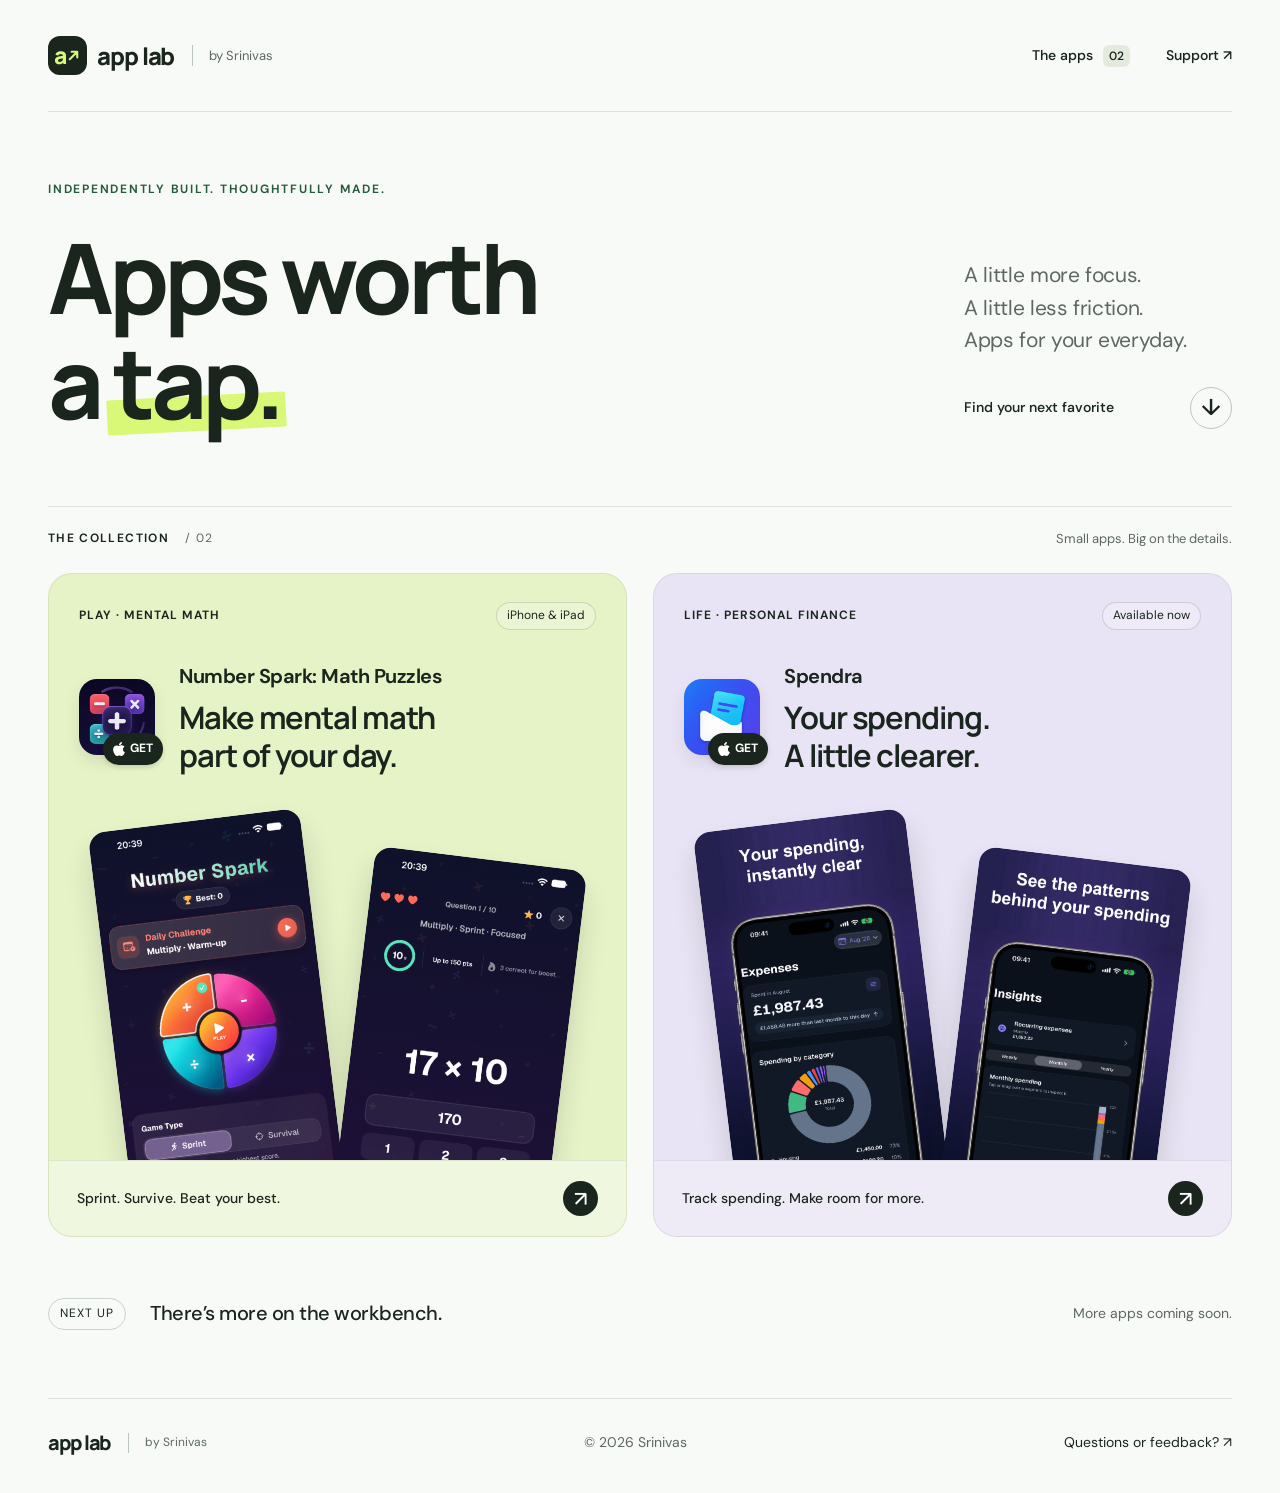
<file: index.html>
<!DOCTYPE html>
<html lang="en"><head><meta charset="UTF-8"><meta name="viewport" content="width=device-width, initial-scale=1.0"><meta name="description" content="Independent apps by Srinivas. Sharpen your mental math with Number Spark: Math Puzzles and make sense of everyday spending with Spendra."><meta name="theme-color" content="#f8faf8"><title>Srinivas’s App Lab — Apps worth a tap.</title><link rel="icon" href="icon.png"><link rel="stylesheet" href="style.css?v=20260910-1"></head>
<body class="portfolio"><a class="skip-link" href="#main">Skip to content</a>
<header class="site-header shell"><div class="wordmark"><span class="brand-mark" aria-hidden="true"><span>a</span><svg viewBox="0 0 16 16" focusable="false"><path d="M4 12 12 4m-6 0h6v6"/></svg></span>app lab<span class="byline">by Srinivas</span></div><nav aria-label="Main navigation"><a href="#apps">The apps <span class="nav-count">02</span></a><a href="support.html">Support ↗</a></nav></header>
<main id="main" class="shell"><section class="hero" aria-labelledby="hero-title"><div class="eyebrow">INDEPENDENTLY BUILT. THOUGHTFULLY MADE.</div><div class="hero-row"><h1 id="hero-title">Apps worth<br>a <span class="tap-word">tap.</span></h1><div class="hero-aside"><p>A little more focus.<br>A little less friction.<br>Apps for your everyday.</p><a class="round-link" href="#apps"><span>Find your next favorite</span><span class="circle-arrow" aria-hidden="true">↓</span></a></div></div></section>
<section id="apps" class="collection" aria-labelledby="collection-title"><div class="section-label"><h2 id="collection-title">THE COLLECTION <span>/ 02</span></h2><span>Small apps. Big on the details.</span></div><ul class="app-grid">
<li class="app-card circuit-card"><a class="card-link" href="number-circuit/index.html" aria-label="Explore Number Spark: Math Puzzles"></a><div class="card-top"><span class="category">PLAY · MENTAL MATH</span><span class="badge">iPhone &amp; iPad</span></div><div class="card-intro"><div class="app-icon-wrap"><img class="app-icon" src="number-circuit/icon.png" alt="Number Spark: Math Puzzles icon" width="72" height="72"><a class="store-pill" href="https://apps.apple.com/app/id6809030586" aria-label="Get Number Spark: Math Puzzles on the App Store"><svg viewBox="0 0 384 512" aria-hidden="true"><path d="M318.7 268.7c-.2-36.7 16.4-64.4 50-84.8-18.8-26.9-47.2-41.7-84.7-44.6-35.5-2.8-74.3 20.7-88.5 20.7-15 0-49.4-19.7-76-19.7C63.3 141 4 184.8 4 273.5q0 39.3 14.4 81.2c12.8 36.7 59 126.7 107.2 125.2 25.2-.6 43-17.9 75.8-17.9 31.8 0 48.3 17.9 76.4 17.9 48.6-.7 90.4-82.5 102.6-119.3-65.2-30.7-61.7-90-61.7-91.9zm-56.6-164.2c27.3-32.4 24.8-61.9 24-72.5-24.1 1.4-52 16.4-67.9 34.9-17.5 19.8-27.8 44.3-25.6 71.9 26.1 2 49.9-11.4 69.5-34.3z"/></svg><span>GET</span></a></div><div class="app-info"><h3>Number Spark: Math Puzzles</h3><p>Make mental math<br>part of your day.</p></div></div><div class="app-art"><img class="shot shot-one" src="number-circuit/metadata/screenshots/iphone/01-home.png" alt="Number Spark: Math Puzzles daily challenge and game modes" width="276" height="600"><img class="shot shot-two" src="number-circuit/metadata/screenshots/iphone/02-gameplay.png" alt="Number Spark: Math Puzzles timed mental math gameplay" width="276" height="600"></div><div class="card-bottom"><span>Sprint. Survive. Beat your best.</span><span class="card-arrow" aria-hidden="true">↗</span></div></li>
<li class="app-card spendra-card"><a class="card-link" href="spendra/index.html" aria-label="Explore Spendra"></a><div class="card-top"><span class="category">LIFE · PERSONAL FINANCE</span><span class="badge">Available now</span></div><div class="card-intro"><div class="app-icon-wrap"><img class="app-icon" src="spendra/icon.png" alt="Spendra icon" width="72" height="72"><a class="store-pill" href="https://apps.apple.com/app/id6809037599" aria-label="Get Spendra on the App Store"><svg viewBox="0 0 384 512" aria-hidden="true"><path d="M318.7 268.7c-.2-36.7 16.4-64.4 50-84.8-18.8-26.9-47.2-41.7-84.7-44.6-35.5-2.8-74.3 20.7-88.5 20.7-15 0-49.4-19.7-76-19.7C63.3 141 4 184.8 4 273.5q0 39.3 14.4 81.2c12.8 36.7 59 126.7 107.2 125.2 25.2-.6 43-17.9 75.8-17.9 31.8 0 48.3 17.9 76.4 17.9 48.6-.7 90.4-82.5 102.6-119.3-65.2-30.7-61.7-90-61.7-91.9zm-56.6-164.2c27.3-32.4 24.8-61.9 24-72.5-24.1 1.4-52 16.4-67.9 34.9-17.5 19.8-27.8 44.3-25.6 71.9 26.1 2 49.9-11.4 69.5-34.3z"/></svg><span>GET</span></a></div><div class="app-info"><h3>Spendra</h3><p>Your spending.<br>A little clearer.</p></div></div><div class="app-art"><img class="shot shot-one" src="spendra/metadata/screenshots/1.png" alt="Spendra monthly spending dashboard and category breakdown" width="945" height="2048"><img class="shot shot-two" src="spendra/metadata/screenshots/3.png" alt="Spendra spending insights and trends" width="945" height="2048"></div><div class="card-bottom"><span>Track spending. Make room for more.</span><span class="card-arrow" aria-hidden="true">↗</span></div></li>
</ul></section><div class="closing-note"><span class="note-index">NEXT UP</span><p>There’s more on the workbench.</p><span>More apps coming soon.</span></div></main>
<footer class="site-footer shell"><div class="wordmark">app lab<span class="byline">by Srinivas</span></div><span>© <span id="year">2026</span> Srinivas</span><a href="support.html">Questions or feedback? ↗</a></footer><script src="site.js"></script></body></html>
</file>
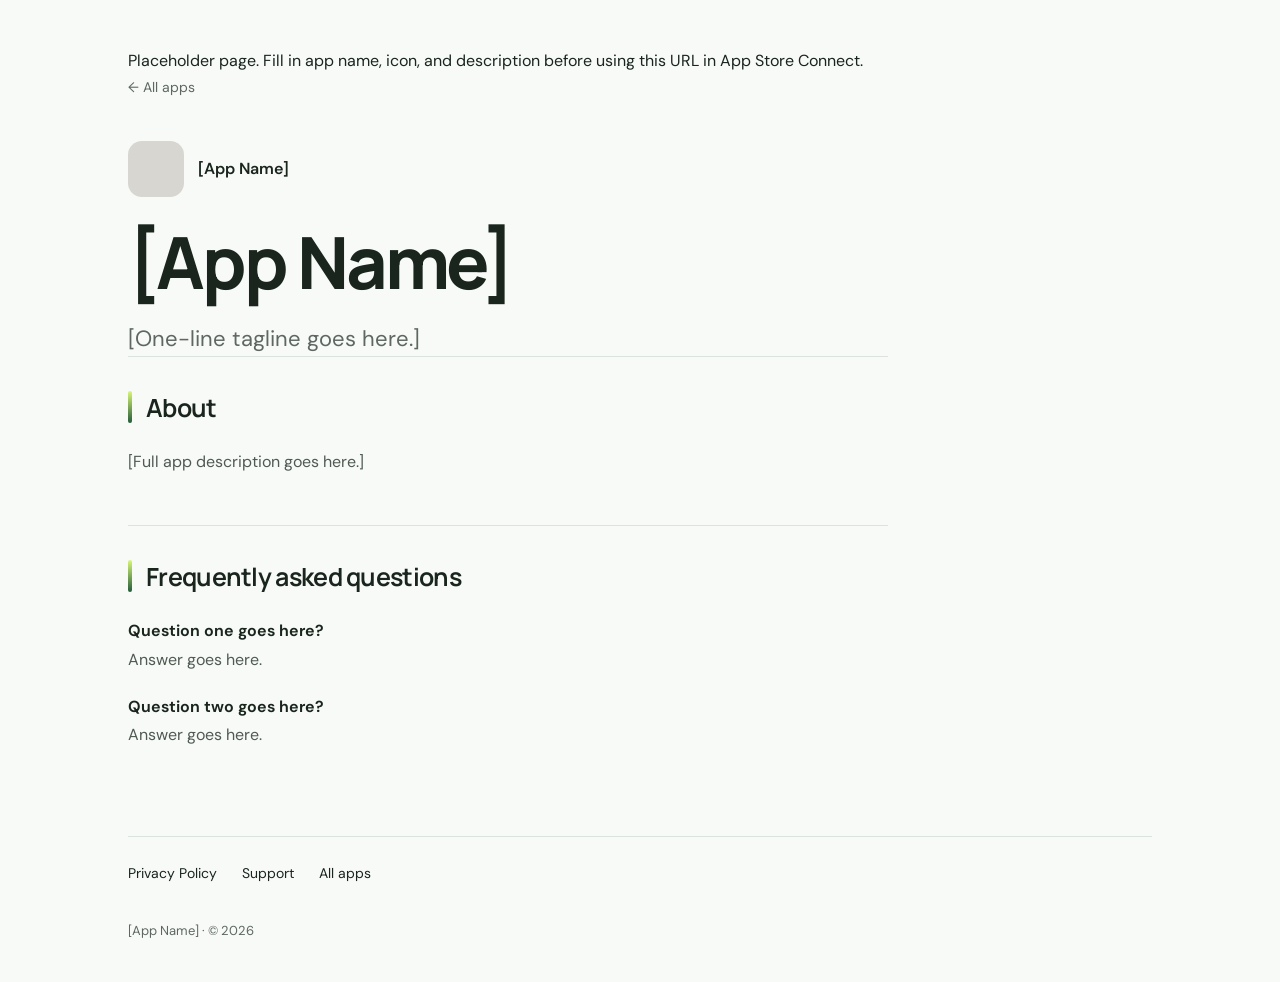
<file: _template/index.html>
<!DOCTYPE html>
<html lang="en">
<head>
<meta charset="UTF-8">
<meta name="viewport" content="width=device-width, initial-scale=1.0">
<title>[App Name]</title>
<link rel="stylesheet" href="../style.css">
</head>
<body>
<div class="wrap">

  <!--
    TODO before submitting to App Store Connect:
    - Replace [App Name] everywhere on this page
    - Replace icon.png with the real app icon (1024x1024 works fine, it'll scale)
    - Fill in the description and FAQ, or delete the FAQ section if there isn't one yet
    - Add Terms of Use only if verified product-specific terms are provided
    This banner is just a reminder for you — delete it once the page is real.
  -->
  <div class="placeholder-note">
    Placeholder page. Fill in app name, icon, and description before using this URL in App Store Connect.
  </div>

  <a class="back-link" href="../index.html">&larr; All apps</a>

  <div class="app-id">
    <img src="icon.png" alt="[App Name] icon">
    <div class="name">
      <strong>[App Name]</strong>
    </div>
  </div>

  <h1>[App Name]</h1>
  <p class="tagline">[One-line tagline goes here.]</p>

  <!--
    Optional: once there's a real App Store URL in metadata/app-info.md,
    uncomment this and fill in the href + helper text. Leave commented out
    (no dead link) until the app is actually available to download. A
    Google Play button can be added the same way once there's an Android
    version — just place a second .store-button in this same div.
  -->
  <!--
  <div class="download-cta">
    <a class="store-button" href="[APP STORE URL]">
      <svg viewBox="0 0 384 512" aria-hidden="true"><path d="M318.7 268.7c-.2-36.7 16.4-64.4 50-84.8-18.8-26.9-47.2-41.7-84.7-44.6-35.5-2.8-74.3 20.7-88.5 20.7-15 0-49.4-19.7-76-19.7C63.3 141 4 184.8 4 273.5q0 39.3 14.4 81.2c12.8 36.7 59 126.7 107.2 125.2 25.2-.6 43-17.9 75.8-17.9 31.8 0 48.3 17.9 76.4 17.9 48.6-.7 90.4-82.5 102.6-119.3-65.2-30.7-61.7-90-61.7-91.9zm-56.6-164.2c27.3-32.4 24.8-61.9 24-72.5-24.1 1.4-52 16.4-67.9 34.9-17.5 19.8-27.8 44.3-25.6 71.9 26.1 2 49.9-11.4 69.5-34.3z"/></svg>
      <span class="store-button-text">
        <small>Download on the</small>
        <strong>App Store</strong>
      </span>
    </a>
    <p class="download-help">[Optional one-line helper — e.g. "Free to play, works offline, no account required."]</p>
  </div>
  -->

  <!--
    Optional: once there are real screenshots in metadata/screenshots/,
    copy them next to this file (or reference metadata/screenshots/ directly)
    and uncomment. Never use placeholder/fake screenshots — leave this out
    until real ones exist.
  -->
  <!--
  <div class="screenshots">
    <img src="metadata/screenshots/1.png" alt="[App Name] screenshot 1">
    <img src="metadata/screenshots/2.png" alt="[App Name] screenshot 2">
  </div>
  -->

  <!--
    Optional device segments: use this instead of the single gallery above.
    Include only devices with real screenshots. Supported labels: iPhone,
    iPad, Mac, Apple Watch. Duplicate a data-device block for each device.
    The selector appears automatically when two or more groups contain images.
    Without JavaScript, all groups remain visible. See metadata/screenshots/README.md.
  -->
  <!--
  <div data-screenshot-gallery>
    <div class="screenshots" data-device="iPhone" aria-label="iPhone screenshots">
      <img src="metadata/screenshots/iphone/1.png" alt="[Describe the iPhone screen]">
    </div>
    <div class="screenshots" data-device="iPad" aria-label="iPad screenshots">
      <img src="metadata/screenshots/ipad/1.png" alt="[Describe the iPad screen]">
    </div>
  </div>
  -->

  <section>
    <h2>About</h2>
    <p>[Full app description goes here.]</p>
  </section>

  <section>
    <h2>Frequently asked questions</h2>
    <p><strong>Question one goes here?</strong><br>
    Answer goes here.</p>
    <p><strong>Question two goes here?</strong><br>
    Answer goes here.</p>
  </section>

  <!--
    Optional: if this app has verified product-specific terms in
    metadata/terms-of-use.md, uncomment this section and replace the
    placeholder. Omit the section entirely when no terms have been provided;
    never invent legal terms.
  -->
  <!--
  <section>
    <h2>Terms of Use</h2>
    <p>[Verified product-specific terms go here.]</p>
  </section>
  -->

  <nav class="pages">
    <a href="privacy.html">Privacy Policy</a>
    <a href="../support.html">Support</a>
    <a href="../index.html">All apps</a>
  </nav>

  <footer>
    [App Name] · &copy; <span id="year"></span>
  </footer>

</div>
<script src="../site.js"></script>
</body>
</html>
</file>
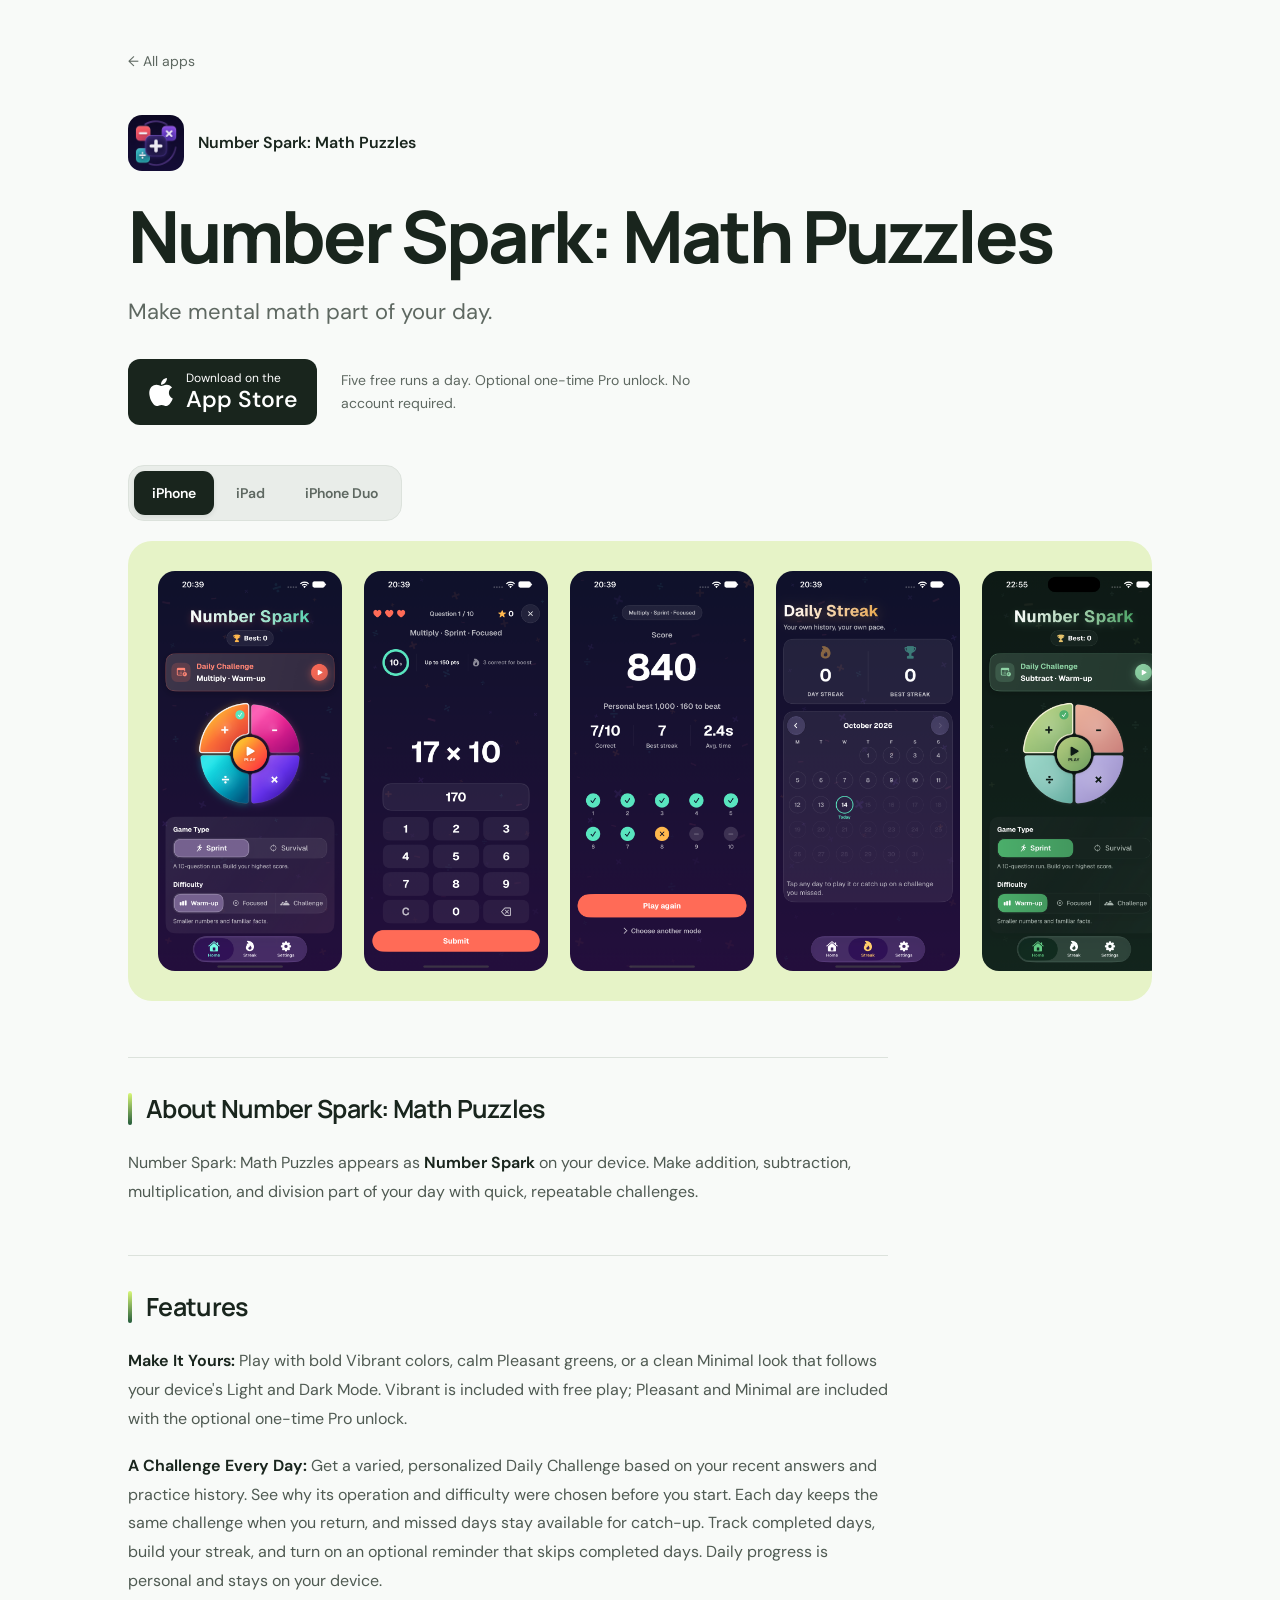
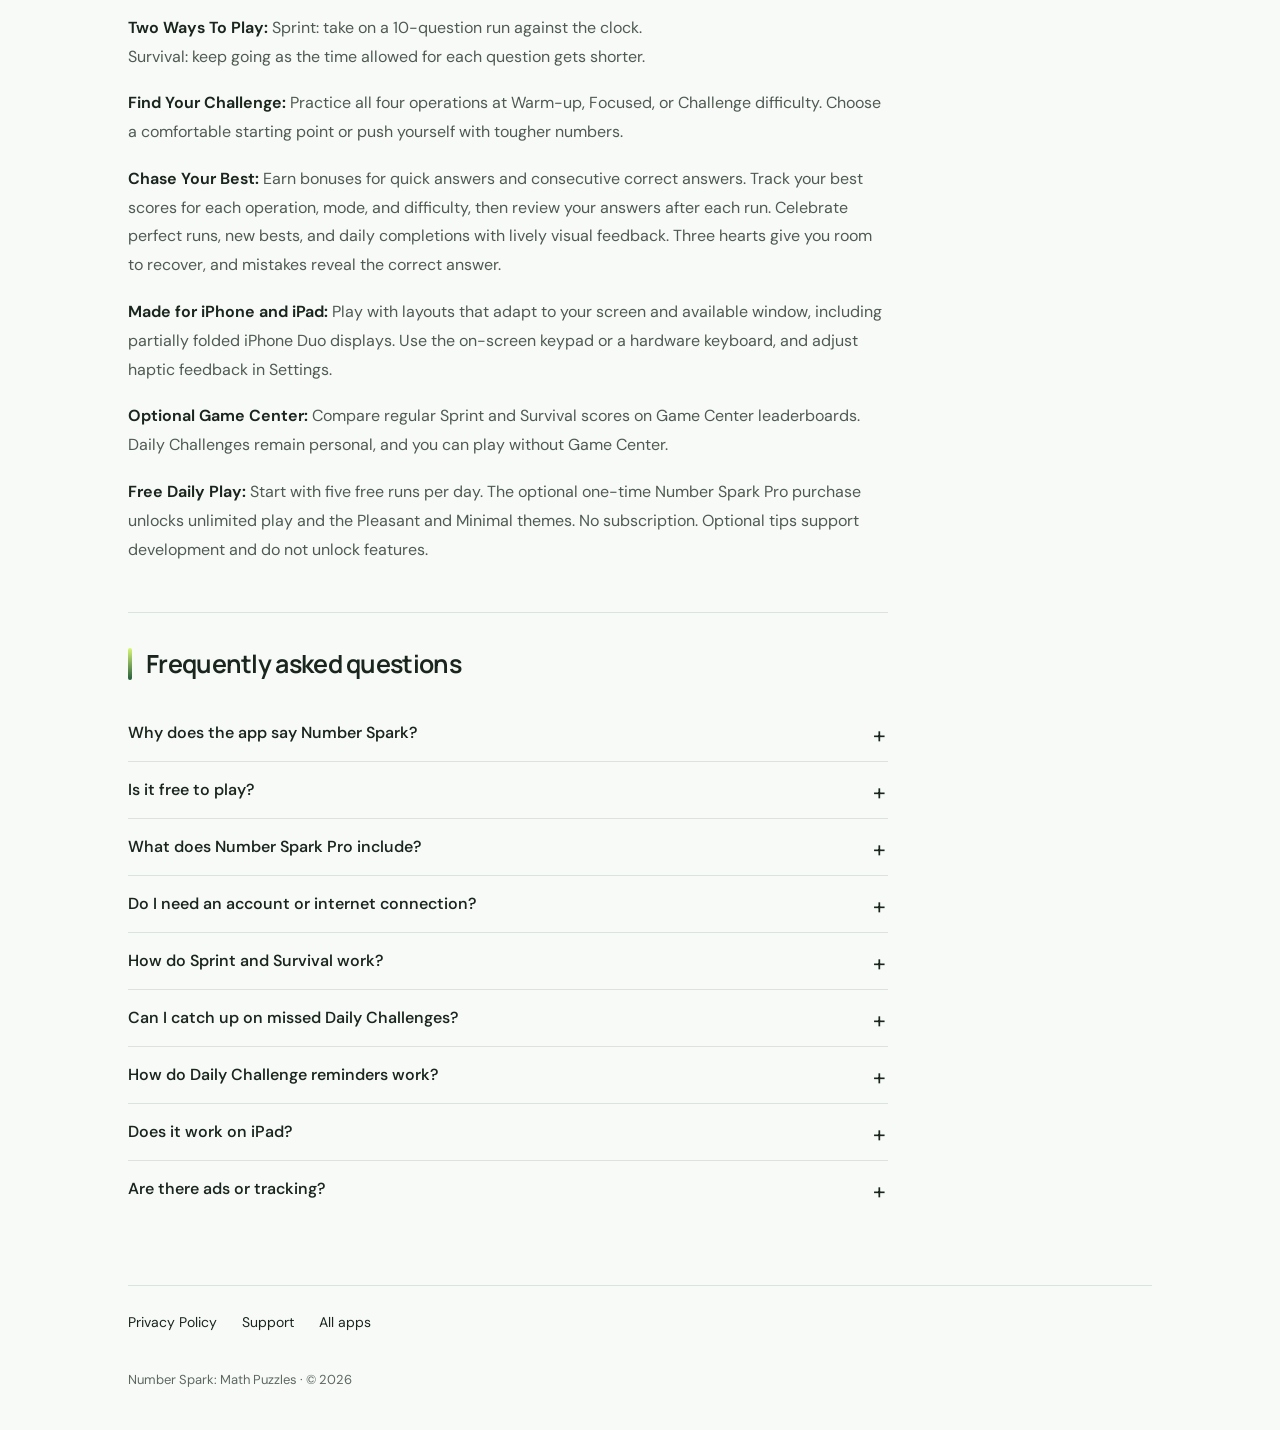
<file: number-circuit/index.html>
<!DOCTYPE html>
<html lang="en">
<head>
<meta charset="UTF-8">
<meta name="viewport" content="width=device-width, initial-scale=1.0">
<title>Number Spark: Math Puzzles</title>
<link rel="stylesheet" href="../style.css?v=20260910">
<meta name="description" content="Make mental math part of your day with Number Spark: Math Puzzles for iPhone and iPad.">
<link rel="icon" href="../icon.png">
</head>
<body class="detail-circuit">
<div class="wrap">

  <a class="back-link" href="../index.html">&larr; All apps</a>

  <div class="app-id">
    <img src="icon.png" alt="Number Spark: Math Puzzles icon">
    <div class="name">
      <strong>Number Spark: Math Puzzles</strong>
    </div>
  </div>

  <h1>Number Spark: Math Puzzles</h1>
  <p class="tagline">Make mental math part of your day.</p>

  <div class="download-cta">
    <a class="store-button" href="https://apps.apple.com/app/id6809030586">
      <svg viewBox="0 0 384 512" aria-hidden="true"><path d="M318.7 268.7c-.2-36.7 16.4-64.4 50-84.8-18.8-26.9-47.2-41.7-84.7-44.6-35.5-2.8-74.3 20.7-88.5 20.7-15 0-49.4-19.7-76-19.7C63.3 141 4 184.8 4 273.5q0 39.3 14.4 81.2c12.8 36.7 59 126.7 107.2 125.2 25.2-.6 43-17.9 75.8-17.9 31.8 0 48.3 17.9 76.4 17.9 48.6-.7 90.4-82.5 102.6-119.3-65.2-30.7-61.7-90-61.7-91.9zm-56.6-164.2c27.3-32.4 24.8-61.9 24-72.5-24.1 1.4-52 16.4-67.9 34.9-17.5 19.8-27.8 44.3-25.6 71.9 26.1 2 49.9-11.4 69.5-34.3z"/></svg>
      <span class="store-button-text">
        <small>Download on the</small>
        <strong>App Store</strong>
      </span>
    </a>
    <p class="download-help">Five free runs a day. Optional one-time Pro unlock. No account required.</p>
  </div>

  <div data-screenshot-gallery>
    <div class="screenshots" data-device="iPhone" aria-label="iPhone screenshots">
      <img src="metadata/screenshots/iphone/01-home.png" alt="Number Spark iPhone: Home with Daily Challenge, operation selector, game modes, and difficulty" loading="lazy">
      <img src="metadata/screenshots/iphone/02-gameplay.png" alt="Number Spark iPhone: timed multiplication gameplay with answer keypad" loading="lazy">
      <img src="metadata/screenshots/iphone/03-results.png" alt="Number Spark iPhone: Results with score, answer review, and replay" loading="lazy">
      <img src="metadata/screenshots/iphone/04-streak.png" alt="Number Spark iPhone: Daily Streak calendar" loading="lazy">
      <img src="metadata/screenshots/iphone/05-pleasant.png" alt="Number Spark iPhone: Home in the Pleasant theme, included with Pro" loading="lazy">
      <img src="metadata/screenshots/iphone/06-minimal.png" alt="Number Spark iPhone: Home in the Minimal theme, included with Pro" loading="lazy">
    </div>
    <div class="screenshots" data-device="iPad" aria-label="iPad screenshots">
      <img src="metadata/screenshots/ipad/01-home.png" alt="Number Spark iPad: Home with Daily Challenge, operation selector, game modes, and difficulty" loading="lazy">
      <img src="metadata/screenshots/ipad/02-gameplay.png" alt="Number Spark iPad: timed multiplication gameplay with answer keypad" loading="lazy">
      <img src="metadata/screenshots/ipad/03-results.png" alt="Number Spark iPad: Results with score, answer review, and replay" loading="lazy">
      <img src="metadata/screenshots/ipad/04-streak.png" alt="Number Spark iPad: Daily Streak calendar" loading="lazy">
      <img src="metadata/screenshots/ipad/05-pleasant.png" alt="Number Spark iPad: Home in the Pleasant theme, included with Pro" loading="lazy">
      <img src="metadata/screenshots/ipad/06-minimal.png" alt="Number Spark iPad: Home in the Minimal theme, included with Pro" loading="lazy">
    </div>
    <div class="screenshots" data-device="iPhone Duo" aria-label="iPhone Duo screenshots">
      <img src="metadata/screenshots/duo/01-home-vibrant.png" alt="Number Spark iPhone Duo: closed display: Home in Vibrant" loading="lazy">
      <img src="metadata/screenshots/duo/02-home-pleasant.png" alt="Number Spark iPhone Duo: closed display: Home in Pleasant, included with Pro" loading="lazy">
      <img src="metadata/screenshots/duo/03-home-minimal.png" alt="Number Spark iPhone Duo: closed display: Home in Minimal, included with Pro" loading="lazy">
      <img src="metadata/screenshots/duo/04-gameplay.png" alt="Number Spark iPhone Duo: open landscape display: multiplication gameplay and keypad" loading="lazy">
      <img src="metadata/screenshots/duo/05-results.png" alt="Number Spark iPhone Duo: open landscape display: Results and answer review" loading="lazy">
      <img src="metadata/screenshots/duo/06-partial-home.png" alt="Number Spark iPhone Duo: partially folded landscape display: Home in Pleasant" loading="lazy">
      <img src="metadata/screenshots/duo/07-streak.png" alt="Number Spark iPhone Duo: open portrait display: Daily Streak calendar" loading="lazy">
    </div>
  </div>

  <section>
    <h2>About Number Spark: Math Puzzles</h2>
    <p>Number Spark: Math Puzzles appears as <strong>Number Spark</strong> on your device. Make addition, subtraction, multiplication, and division part of your day with quick, repeatable challenges.</p>
  </section>

  <section>
    <h2>Features</h2>
    <p><strong>Make It Yours:</strong> Play with bold Vibrant colors, calm Pleasant greens, or a clean Minimal look that follows your device&#x27;s Light and Dark Mode. Vibrant is included with free play; Pleasant and Minimal are included with the optional one-time Pro unlock.</p>
    <p><strong>A Challenge Every Day:</strong> Get a varied, personalized Daily Challenge based on your recent answers and practice history. See why its operation and difficulty were chosen before you start. Each day keeps the same challenge when you return, and missed days stay available for catch-up. Track completed days, build your streak, and turn on an optional reminder that skips completed days. Daily progress is personal and stays on your device.</p>
    <p><strong>Two Ways To Play:</strong> Sprint: take on a 10-question run against the clock.<br>Survival: keep going as the time allowed for each question gets shorter.</p>
    <p><strong>Find Your Challenge:</strong> Practice all four operations at Warm-up, Focused, or Challenge difficulty. Choose a comfortable starting point or push yourself with tougher numbers.</p>
    <p><strong>Chase Your Best:</strong> Earn bonuses for quick answers and consecutive correct answers. Track your best scores for each operation, mode, and difficulty, then review your answers after each run. Celebrate perfect runs, new bests, and daily completions with lively visual feedback. Three hearts give you room to recover, and mistakes reveal the correct answer.</p>
    <p><strong>Made for iPhone and iPad:</strong> Play with layouts that adapt to your screen and available window, including partially folded iPhone Duo displays. Use the on-screen keypad or a hardware keyboard, and adjust haptic feedback in Settings.</p>
    <p><strong>Optional Game Center:</strong> Compare regular Sprint and Survival scores on Game Center leaderboards. Daily Challenges remain personal, and you can play without Game Center.</p>
    <p><strong>Free Daily Play:</strong> Start with five free runs per day. The optional one-time Number Spark Pro purchase unlocks unlimited play and the Pleasant and Minimal themes. No subscription. Optional tips support development and do not unlock features.</p>
  </section>

  <section>
    <h2>Frequently asked questions</h2>
    <details><summary>Why does the app say Number Spark?</summary><p>Number Spark: Math Puzzles is the App Store name. On your device and inside the app, it is called Number Spark.</p></details>
    <details><summary>Is it free to play?</summary><p>You get five free runs per local calendar day, shared across regular runs, Daily Challenges, catch-up, and replays. The allowance resets each day.</p></details>
    <details><summary>What does Number Spark Pro include?</summary><p>The optional one-time purchase unlocks unlimited play and the Pleasant and Minimal themes. Vibrant is included with free play. There is no subscription; optional tips support development and do not unlock features.</p></details>
    <details><summary>Do I need an account or internet connection?</summary><p>No account is required for local gameplay, which works offline. Purchases, restoring purchases, and optional Game Center services use Apple services.</p></details>
    <details><summary>How do Sprint and Survival work?</summary><p>Sprint is a 10-question run. Survival keeps going as the time allowed for each question gets shorter. A wrong answer or timeout costs one of three hearts and reveals the correct answer.</p></details>
    <details><summary>Can I catch up on missed Daily Challenges?</summary><p>Yes. Open the Streak tab and select a past day to catch up. Daily Challenges use your recent answers and practice history to choose an operation and difficulty. Open a day to see why its challenge was chosen; it stays the same when you return. Completed days count toward your streak, and daily results stay personal rather than going to leaderboards.</p></details>
    <details><summary>How do Daily Challenge reminders work?</summary><p>In Settings, turn on Daily Challenge Reminder and choose a local time. The reminder is optional and scheduled on your device. Completing today’s challenge before delivery skips that day’s reminder. You can turn reminders off at any time. iOS asks for notification permission only when you opt in.</p></details>
    <details><summary>Does it work on iPad?</summary><p>Yes. Layouts adapt to iPhone, iPad, and the available window, including partially folded iPhone Duo displays. You can use the on-screen keypad or a hardware keyboard.</p></details>
    <details><summary>Are there ads or tracking?</summary><p>There are no ads, analytics, or tracking SDKs. Scores, daily history, and settings stay locally on your device. Apple handles purchases and optional Game Center services.</p></details>
  </section>

  <nav class="pages">
    <a href="privacy.html">Privacy Policy</a>
    <a href="../support.html">Support</a>
    <a href="../index.html">All apps</a>
  </nav>

  <footer>
    Number Spark: Math Puzzles · &copy; <span id="year"></span>
  </footer>

</div>
<script src="../site.js"></script>
</body>
</html>
</file>
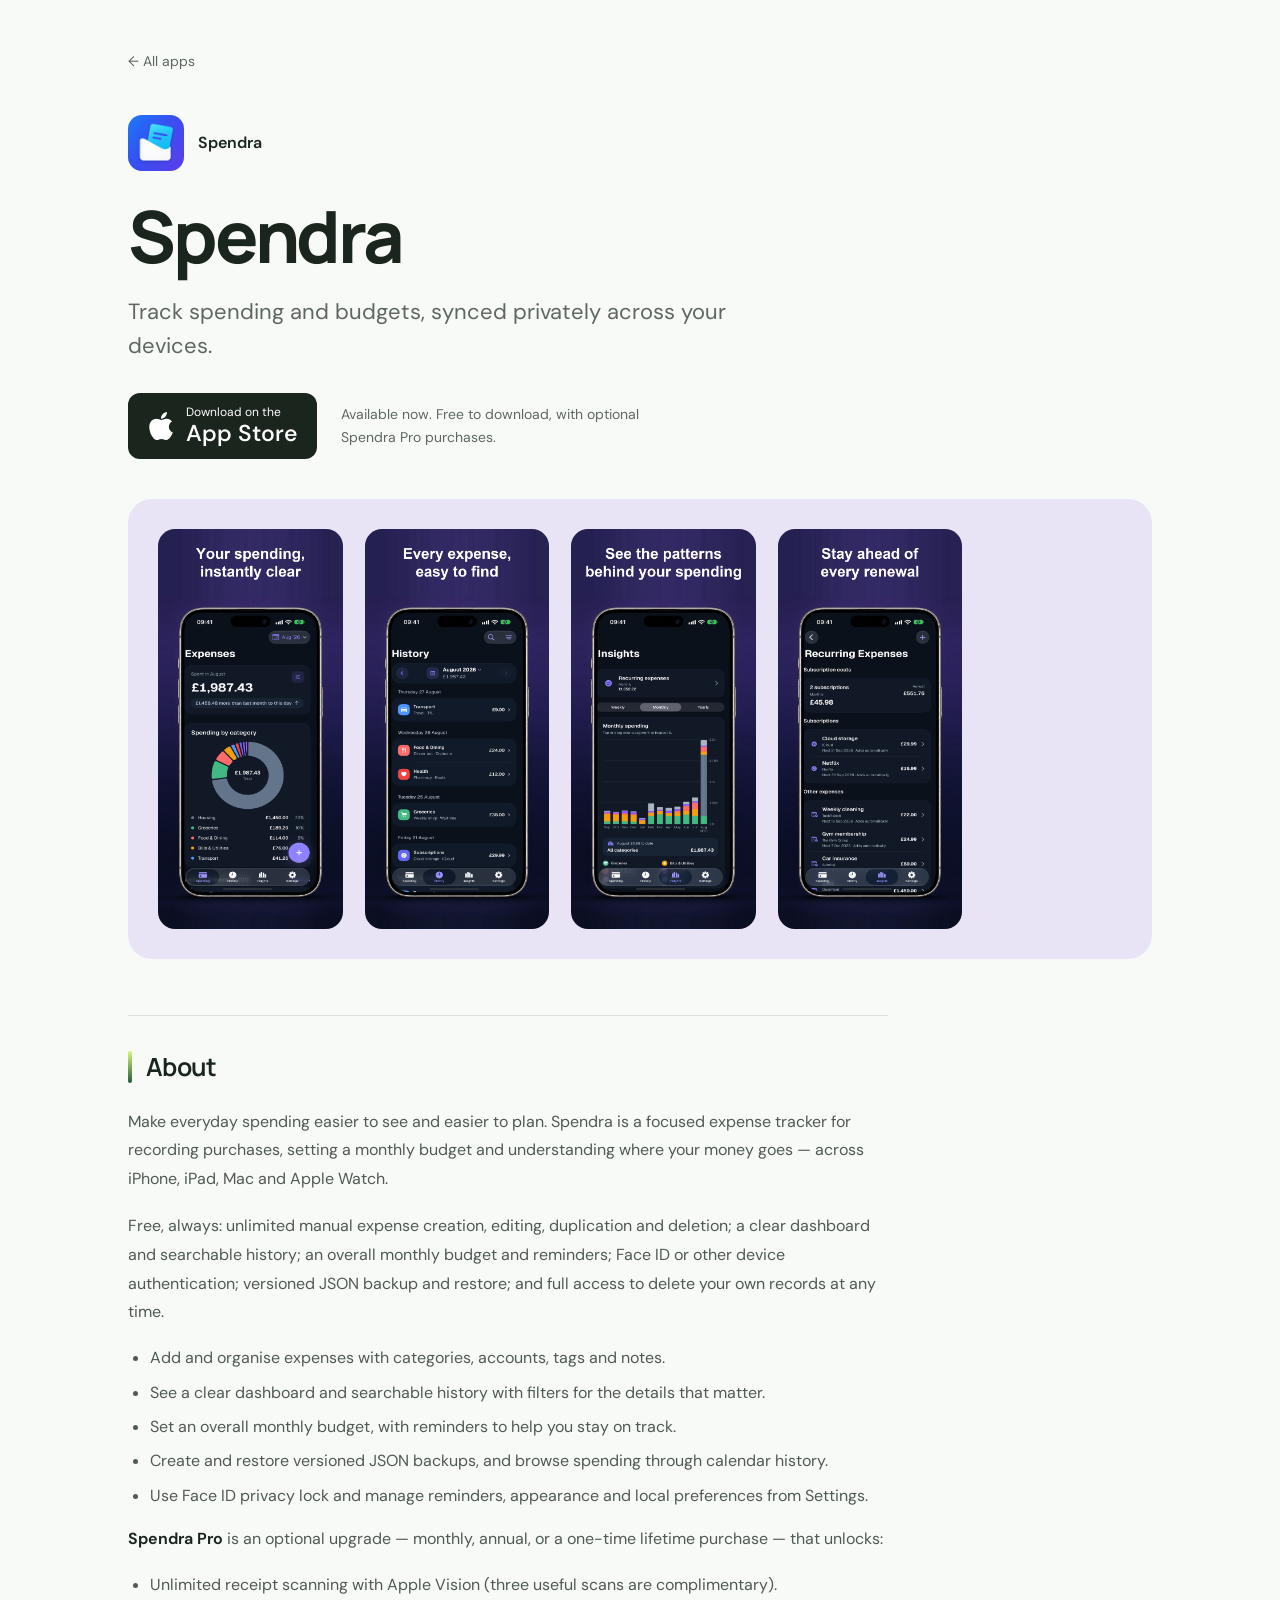
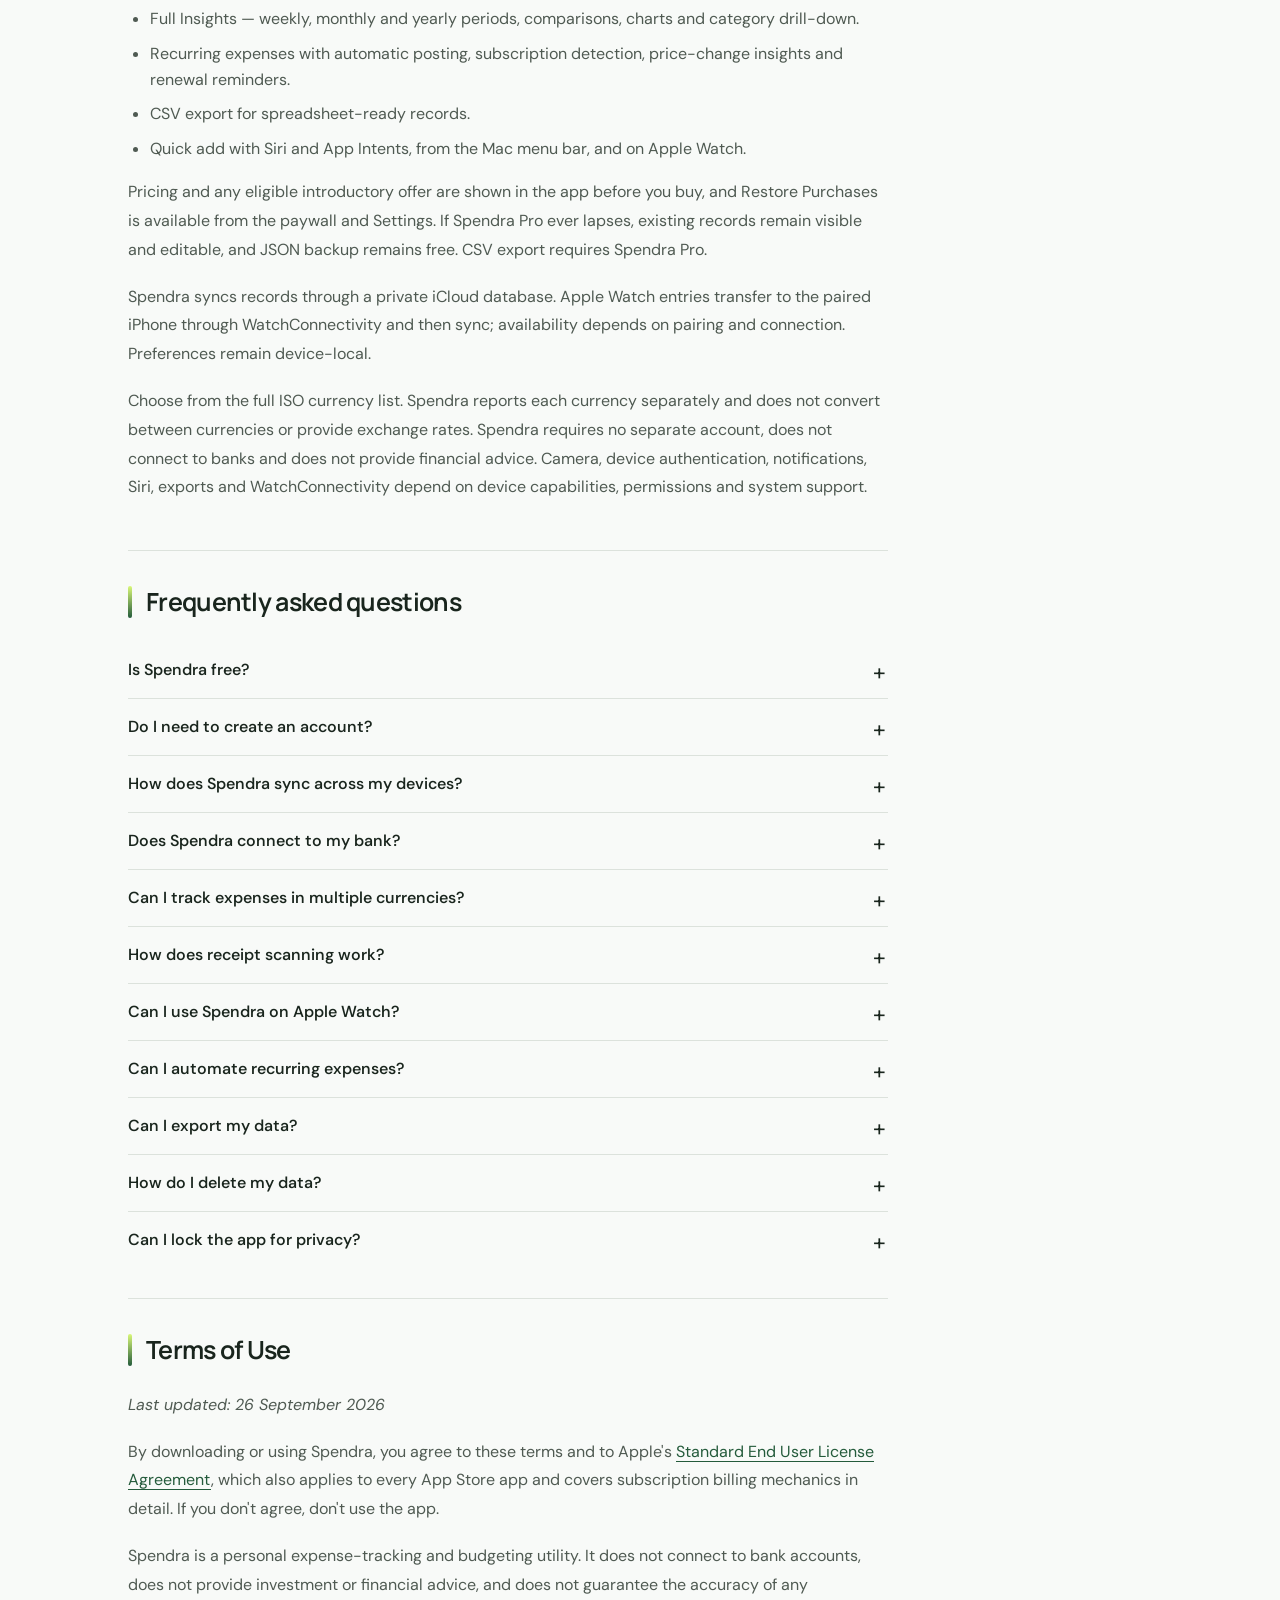
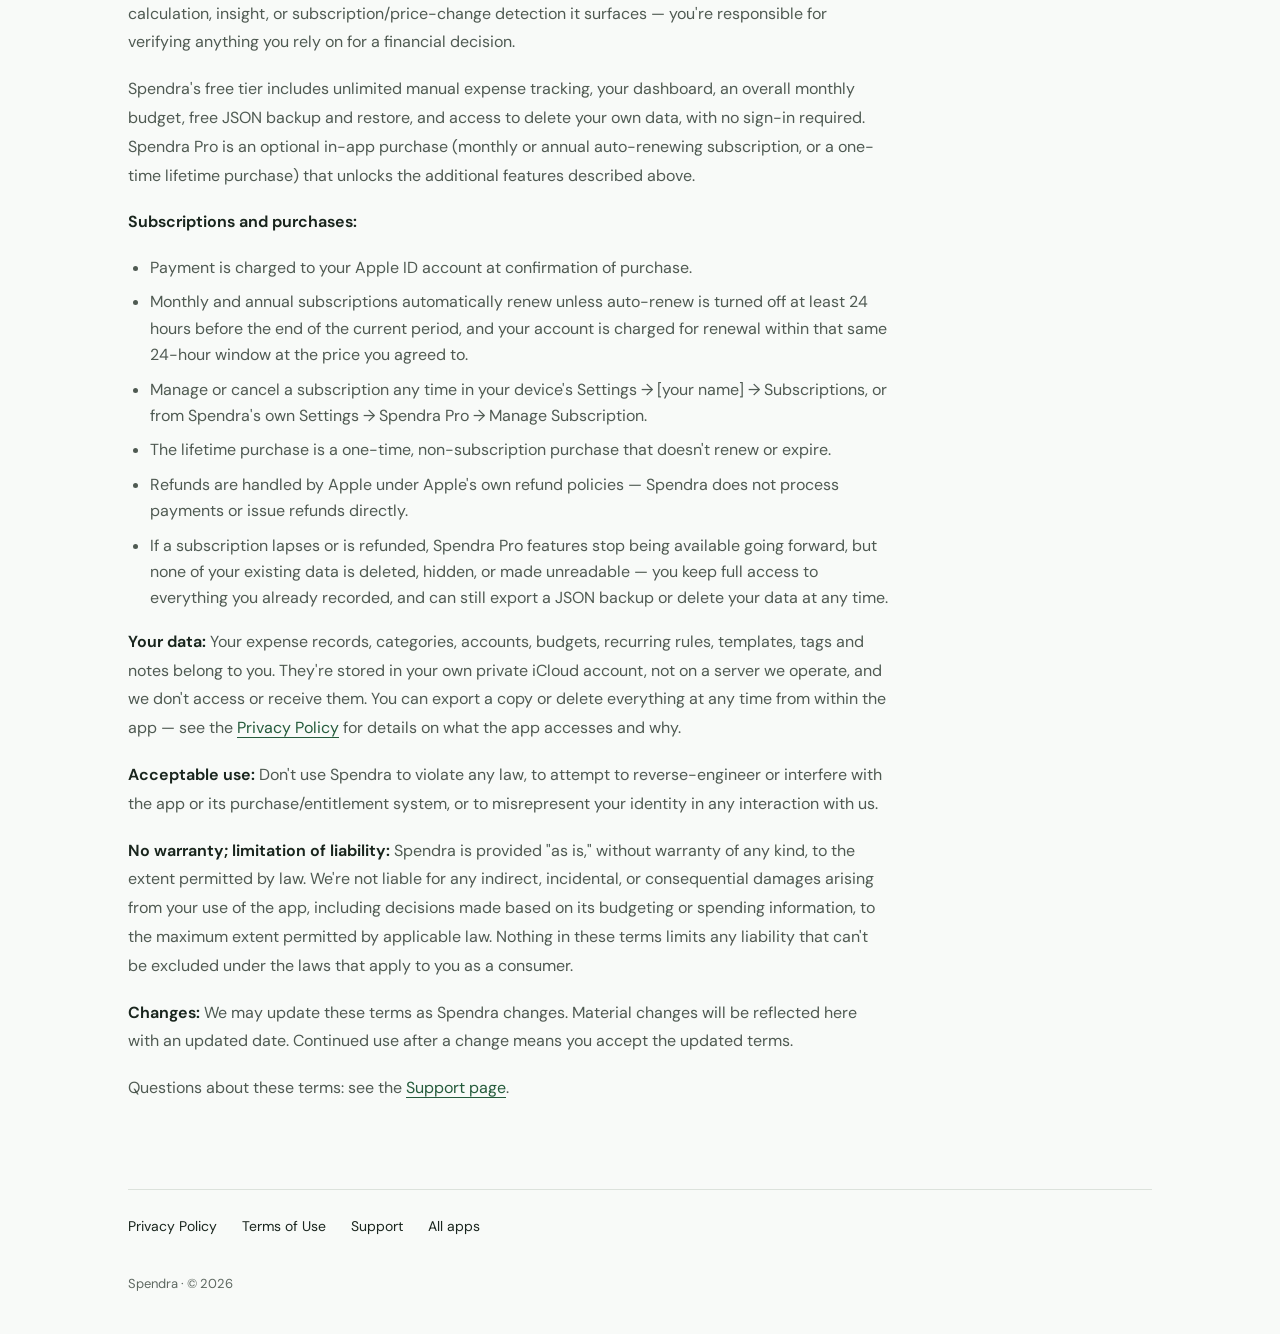
<file: spendra/index.html>
<!DOCTYPE html>
<html lang="en">
<head>
<meta charset="UTF-8">
<meta name="viewport" content="width=device-width, initial-scale=1.0">
<title>Spendra</title>
<link rel="stylesheet" href="../style.css?v=20260910">
<meta name="description" content="Explore Spendra, the everyday expense tracker.">
<link rel="icon" href="../icon.png">
</head>
<body class="detail-spendra">
<div class="wrap">

  <a class="back-link" href="../index.html">&larr; All apps</a>

  <div class="app-id">
    <img src="icon.png" alt="Spendra icon">
    <div class="name">
      <strong>Spendra</strong>
    </div>
  </div>

  <h1>Spendra</h1>
  <p class="tagline">Track spending and budgets, synced privately across your devices.</p>

  <div class="download-cta">
    <a class="store-button" href="https://apps.apple.com/app/id6809037599">
      <svg viewBox="0 0 384 512" aria-hidden="true"><path d="M318.7 268.7c-.2-36.7 16.4-64.4 50-84.8-18.8-26.9-47.2-41.7-84.7-44.6-35.5-2.8-74.3 20.7-88.5 20.7-15 0-49.4-19.7-76-19.7C63.3 141 4 184.8 4 273.5q0 39.3 14.4 81.2c12.8 36.7 59 126.7 107.2 125.2 25.2-.6 43-17.9 75.8-17.9 31.8 0 48.3 17.9 76.4 17.9 48.6-.7 90.4-82.5 102.6-119.3-65.2-30.7-61.7-90-61.7-91.9zm-56.6-164.2c27.3-32.4 24.8-61.9 24-72.5-24.1 1.4-52 16.4-67.9 34.9-17.5 19.8-27.8 44.3-25.6 71.9 26.1 2 49.9-11.4 69.5-34.3z"/></svg>
      <span class="store-button-text">
        <small>Download on the</small>
        <strong>App Store</strong>
      </span>
    </a>
    <p class="download-help">Available now. Free to download, with optional Spendra Pro purchases.</p>
  </div>

  <div class="screenshots">
    <img src="metadata/screenshots/1.png" alt="Spendra screenshot: Dashboard showing monthly spending total and category breakdown">
    <img src="metadata/screenshots/2.png" alt="Spendra screenshot: History list of expenses grouped by date">
    <img src="metadata/screenshots/3.png" alt="Spendra screenshot: Insights showing monthly spending trends over time">
    <img src="metadata/screenshots/4.png" alt="Spendra screenshot: Recurring expenses and subscription cost tracking">
  </div>

  <section>
    <h2>About</h2>
    <p>Make everyday spending easier to see and easier to plan. Spendra is a focused expense tracker for recording purchases, setting a monthly budget and understanding where your money goes — across iPhone, iPad, Mac and Apple Watch.</p>
    <p>Free, always: unlimited manual expense creation, editing, duplication and deletion; a clear dashboard and searchable history; an overall monthly budget and reminders; Face ID or other device authentication; versioned JSON backup and restore; and full access to delete your own records at any time.</p>
    <ul>
      <li>Add and organise expenses with categories, accounts, tags and notes.</li>
      <li>See a clear dashboard and searchable history with filters for the details that matter.</li>
      <li>Set an overall monthly budget, with reminders to help you stay on track.</li>
      <li>Create and restore versioned JSON backups, and browse spending through calendar history.</li>
      <li>Use Face ID privacy lock and manage reminders, appearance and local preferences from Settings.</li>
    </ul>
    <p><strong>Spendra Pro</strong> is an optional upgrade — monthly, annual, or a one-time lifetime purchase — that unlocks:</p>
    <ul>
      <li>Unlimited receipt scanning with Apple Vision (three useful scans are complimentary).</li>
      <li>Full Insights — weekly, monthly and yearly periods, comparisons, charts and category drill-down.</li>
      <li>Recurring expenses with automatic posting, subscription detection, price-change insights and renewal reminders.</li>
      <li>CSV export for spreadsheet-ready records.</li>
      <li>Quick add with Siri and App Intents, from the Mac menu bar, and on Apple Watch.</li>
    </ul>
    <p>Pricing and any eligible introductory offer are shown in the app before you buy, and Restore Purchases is available from the paywall and Settings. If Spendra Pro ever lapses, existing records remain visible and editable, and JSON backup remains free. CSV export requires Spendra Pro.</p>
    <p>Spendra syncs records through a private iCloud database. Apple Watch entries transfer to the paired iPhone through WatchConnectivity and then sync; availability depends on pairing and connection. Preferences remain device-local.</p>
    <p>Choose from the full ISO currency list. Spendra reports each currency separately and does not convert between currencies or provide exchange rates. Spendra requires no separate account, does not connect to banks and does not provide financial advice. Camera, device authentication, notifications, Siri, exports and WatchConnectivity depend on device capabilities, permissions and system support.</p>
  </section>

  <section>
    <h2>Frequently asked questions</h2>
    <details><summary>Is Spendra free?</summary><p>Yes. Spendra is free to use with no sign-in required — unlimited manual expense tracking, your dashboard, an overall monthly budget, versioned JSON backup and restore, and full access to delete your own data. An optional Spendra Pro upgrade (monthly, annual, or a one-time lifetime purchase) unlocks unlimited receipt scanning, full Insights, recurring automation, CSV export, and quick add with Siri and App Intents, from the Mac menu bar, and on Apple Watch. If Pro ever lapses, none of your existing data is deleted, hidden or locked.</p></details>
    <details><summary>Do I need to create an account?</summary><p>No. Spendra has no sign-in or account requirement — sync relies on your existing iCloud account.</p></details>
    <details><summary>How does Spendra sync across my devices?</summary><p>Records are stored in a private iCloud database and synchronised automatically across your iPhone, iPad and Mac. Preferences and settings stay device-local.</p></details>
    <details><summary>Does Spendra connect to my bank?</summary><p>No. Spendra does not connect to bank accounts. You enter expenses manually or by scanning a receipt.</p></details>
    <details><summary>Can I track expenses in multiple currencies?</summary><p>Yes. Spendra supports the full ISO currency list. Each currency is reported separately — Spendra does not convert between currencies or provide exchange rates.</p></details>
    <details><summary>How does receipt scanning work?</summary><p>Choose a receipt image from your photo library on iPhone, iPad or Mac, or take a photo on a supported iPhone or iPad. Camera permission is needed only when taking a photo. Apple Vision processes the image on-device and suggests details you can review before saving. Three useful scans are complimentary; Spendra Pro removes the limit.</p></details>
    <details><summary>Can I use Spendra on Apple Watch?</summary><p>Yes, with Spendra Pro. A quick-add complication and app on Apple Watch let you log an expense from your wrist. Entries queue for delivery to your paired iPhone through WatchConnectivity and then sync through iCloud. Delivery can wait until connectivity is available; entries remain pending until the iPhone confirms they were saved.</p></details>
    <details><summary>Can I automate recurring expenses?</summary><p>Yes, with Spendra Pro. It unlocks recurring-expense automation, subscription detection, price-change insights and renewal reminders. Viewing, editing and deleting existing data remains available if Pro lapses. Spendra currently supports one overall monthly budget rather than per-category budgets.</p></details>
    <details><summary>Can I export my data?</summary><p>Yes. JSON backup is free on every plan, any time from Settings. CSV export is part of Spendra Pro.</p></details>
    <details><summary>How do I delete my data?</summary><p>You can delete individual records from within the app, or reset all records from Settings — this propagates the deletion across your synced devices. This is always available, regardless of plan.</p></details>
    <details><summary>Can I lock the app for privacy?</summary><p>Yes. Spendra supports a Face ID (or other device authentication) privacy lock that you can enable in Settings.</p></details>
  </section>

  <section id="terms-of-use">
    <h2>Terms of Use</h2>
    <p><em>Last updated: 26 September 2026</em></p>
    <p>By downloading or using Spendra, you agree to these terms and to Apple's <a href="https://www.apple.com/legal/internet-services/itunes/dev/stdeula/">Standard End User License Agreement</a>, which also applies to every App Store app and covers subscription billing mechanics in detail. If you don't agree, don't use the app.</p>
    <p>Spendra is a personal expense-tracking and budgeting utility. It does not connect to bank accounts, does not provide investment or financial advice, and does not guarantee the accuracy of any calculation, insight, or subscription/price-change detection it surfaces — you're responsible for verifying anything you rely on for a financial decision.</p>
    <p>Spendra's free tier includes unlimited manual expense tracking, your dashboard, an overall monthly budget, free JSON backup and restore, and access to delete your own data, with no sign-in required. Spendra Pro is an optional in-app purchase (monthly or annual auto-renewing subscription, or a one-time lifetime purchase) that unlocks the additional features described above.</p>
    <p><strong>Subscriptions and purchases:</strong></p>
    <ul>
      <li>Payment is charged to your Apple ID account at confirmation of purchase.</li>
      <li>Monthly and annual subscriptions automatically renew unless auto-renew is turned off at least 24 hours before the end of the current period, and your account is charged for renewal within that same 24-hour window at the price you agreed to.</li>
      <li>Manage or cancel a subscription any time in your device's Settings → [your name] → Subscriptions, or from Spendra's own Settings → Spendra Pro → Manage Subscription.</li>
      <li>The lifetime purchase is a one-time, non-subscription purchase that doesn't renew or expire.</li>
      <li>Refunds are handled by Apple under Apple's own refund policies — Spendra does not process payments or issue refunds directly.</li>
      <li>If a subscription lapses or is refunded, Spendra Pro features stop being available going forward, but none of your existing data is deleted, hidden, or made unreadable — you keep full access to everything you already recorded, and can still export a JSON backup or delete your data at any time.</li>
    </ul>
    <p><strong>Your data:</strong> Your expense records, categories, accounts, budgets, recurring rules, templates, tags and notes belong to you. They're stored in your own private iCloud account, not on a server we operate, and we don't access or receive them. You can export a copy or delete everything at any time from within the app — see the <a href="privacy.html">Privacy Policy</a> for details on what the app accesses and why.</p>
    <p><strong>Acceptable use:</strong> Don't use Spendra to violate any law, to attempt to reverse-engineer or interfere with the app or its purchase/entitlement system, or to misrepresent your identity in any interaction with us.</p>
    <p><strong>No warranty; limitation of liability:</strong> Spendra is provided "as is," without warranty of any kind, to the extent permitted by law. We're not liable for any indirect, incidental, or consequential damages arising from your use of the app, including decisions made based on its budgeting or spending information, to the maximum extent permitted by applicable law. Nothing in these terms limits any liability that can't be excluded under the laws that apply to you as a consumer.</p>
    <p><strong>Changes:</strong> We may update these terms as Spendra changes. Material changes will be reflected here with an updated date. Continued use after a change means you accept the updated terms.</p>
    <p>Questions about these terms: see the <a href="../support.html">Support page</a>.</p>
  </section>

  <nav class="pages">
    <a href="privacy.html">Privacy Policy</a>
    <a href="#terms-of-use">Terms of Use</a>
    <a href="../support.html">Support</a>
    <a href="../index.html">All apps</a>
  </nav>

  <footer>
    Spendra · &copy; <span id="year"></span>
  </footer>

</div>
<script src="../site.js"></script>
</body>
</html>
</file>
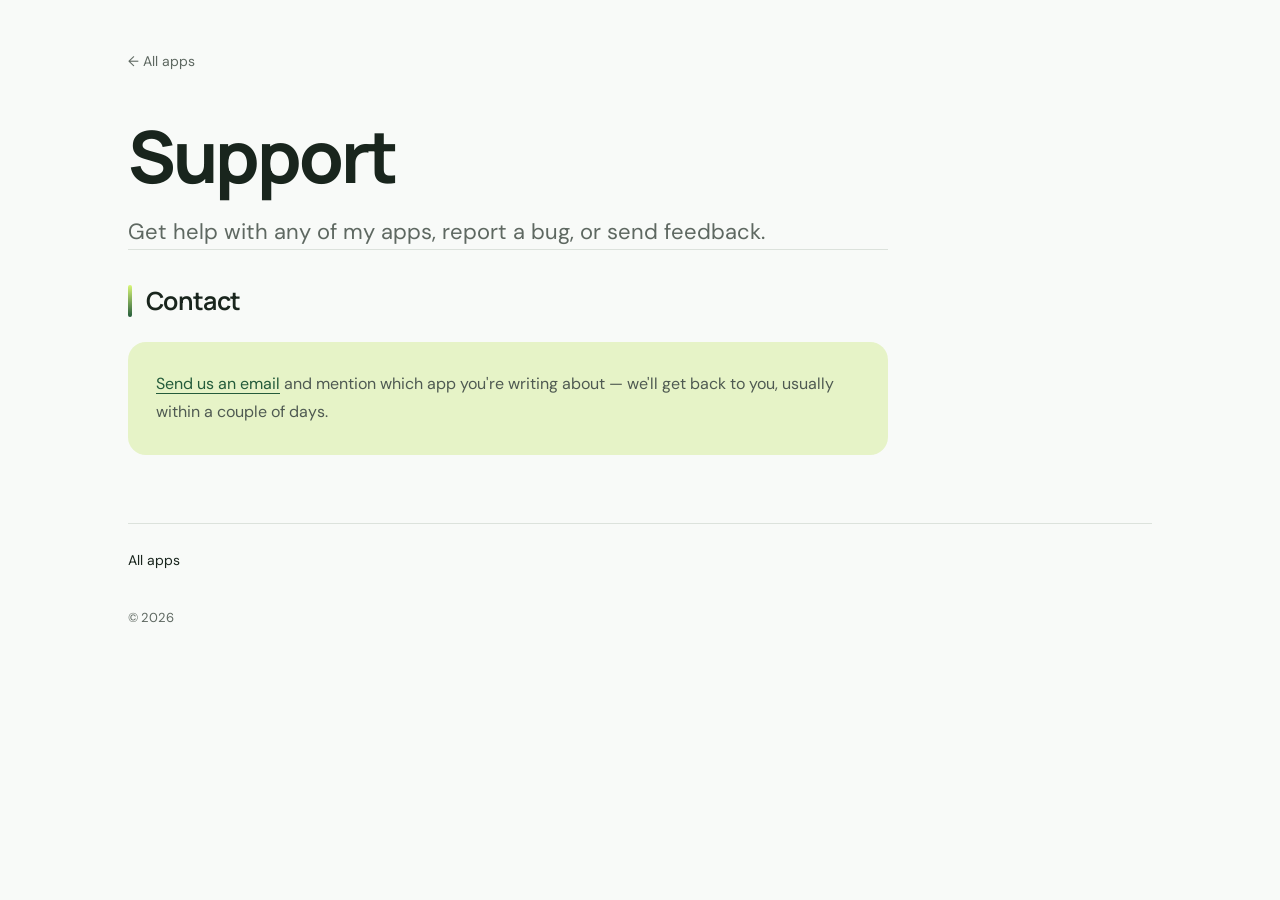
<file: support.html>
<!DOCTYPE html>
<html lang="en">
<head>
<meta charset="UTF-8">
<meta name="viewport" content="width=device-width, initial-scale=1.0">
<title>Support</title>
<link rel="stylesheet" href="style.css?v=20260910">
<meta name="description" content="Get help, report a bug, or share feedback about Srinivas’s apps.">
<link rel="icon" href="icon.png">
</head>
<body>
<div class="wrap">
<a class="back-link" href="index.html">← All apps</a>

  <h1>Support</h1>
  <p class="tagline">Get help with any of my apps, report a bug, or send feedback.</p>

  <section>
    <h2>Contact</h2>
    <div class="contact-box">
      <p style="margin-bottom:0"><a href="mailto:srinivas.apps.support@protonmail.com">Send us an email</a> and mention which app you're writing about — we'll get back to you, usually within a couple of days.</p>
    </div>
  </section>

  <nav class="pages">
    <a href="index.html">All apps</a>
  </nav>

  <footer>
    &copy; <span id="year"></span>
  </footer>

</div>
<script>document.getElementById('year').textContent = new Date().getFullYear();</script>
</body>
</html>
</file>
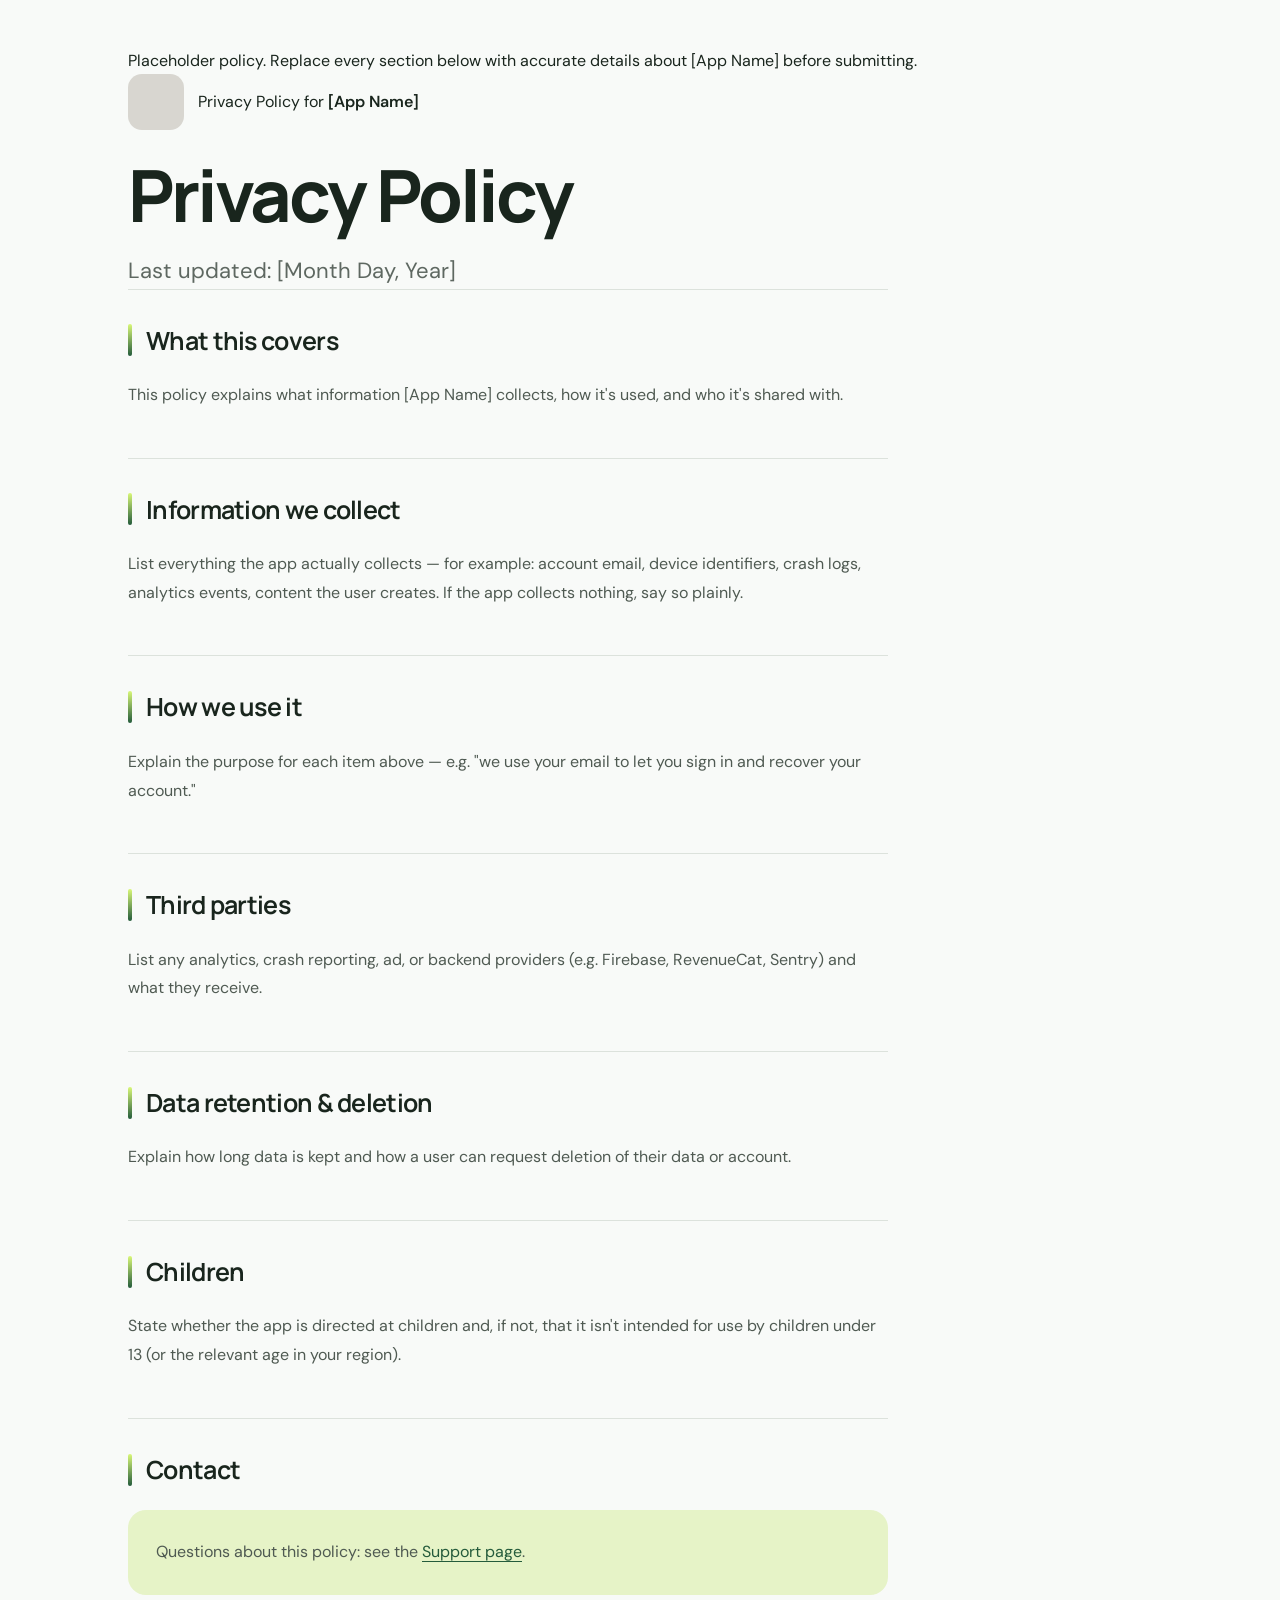
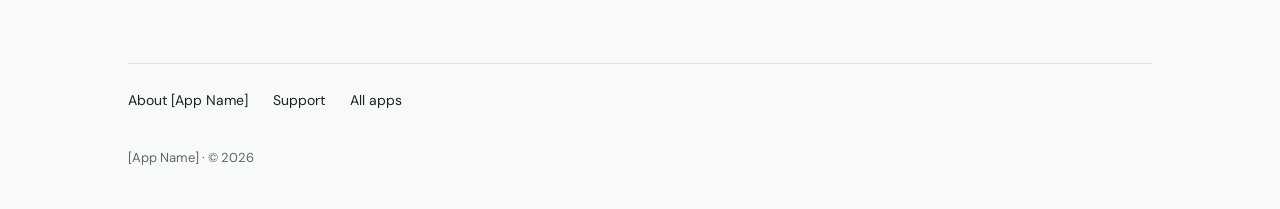
<file: _template/privacy.html>
<!DOCTYPE html>
<html lang="en">
<head>
<meta charset="UTF-8">
<meta name="viewport" content="width=device-width, initial-scale=1.0">
<title>Privacy Policy — [App Name]</title>
<link rel="stylesheet" href="../style.css">
</head>
<body>
<div class="wrap">

  <!--
    TODO before submitting to App Store Connect:
    - Replace [App Name] everywhere
    - Fill in each section honestly based on what the app actually does.
      Apple checks this against the app's actual behavior and the
      App Privacy "nutrition label" answers in App Store Connect — they
      need to match.
    - Update the "Last updated" date whenever you change this page.
    Delete this comment block once done.
  -->
  <div class="placeholder-note">
    Placeholder policy. Replace every section below with accurate details about [App Name] before submitting.
  </div>

  <div class="app-id">
    <img src="icon.png" alt="[App Name] icon">
    <div class="name">
      Privacy Policy for
      <strong>[App Name]</strong>
    </div>
  </div>

  <h1>Privacy Policy</h1>
  <p class="tagline">Last updated: [Month Day, Year]</p>

  <section>
    <h2>What this covers</h2>
    <p>This policy explains what information [App Name] collects, how it's used, and who it's shared with.</p>
  </section>

  <section>
    <h2>Information we collect</h2>
    <p>List everything the app actually collects — for example: account email, device identifiers, crash logs, analytics events, content the user creates. If the app collects nothing, say so plainly.</p>
  </section>

  <section>
    <h2>How we use it</h2>
    <p>Explain the purpose for each item above — e.g. "we use your email to let you sign in and recover your account."</p>
  </section>

  <section>
    <h2>Third parties</h2>
    <p>List any analytics, crash reporting, ad, or backend providers (e.g. Firebase, RevenueCat, Sentry) and what they receive.</p>
  </section>

  <section>
    <h2>Data retention &amp; deletion</h2>
    <p>Explain how long data is kept and how a user can request deletion of their data or account.</p>
  </section>

  <section>
    <h2>Children</h2>
    <p>State whether the app is directed at children and, if not, that it isn't intended for use by children under 13 (or the relevant age in your region).</p>
  </section>

  <section>
    <h2>Contact</h2>
    <div class="contact-box">
      <p style="margin-bottom:0">Questions about this policy: see the <a href="../support.html">Support page</a>.</p>
    </div>
  </section>

  <nav class="pages">
    <a href="index.html">About [App Name]</a>
    <a href="../support.html">Support</a>
    <a href="../index.html">All apps</a>
  </nav>

  <footer>
    [App Name] · &copy; <span id="year"></span>
  </footer>

</div>
<script>document.getElementById('year').textContent = new Date().getFullYear();</script>
</body>
</html>
</file>
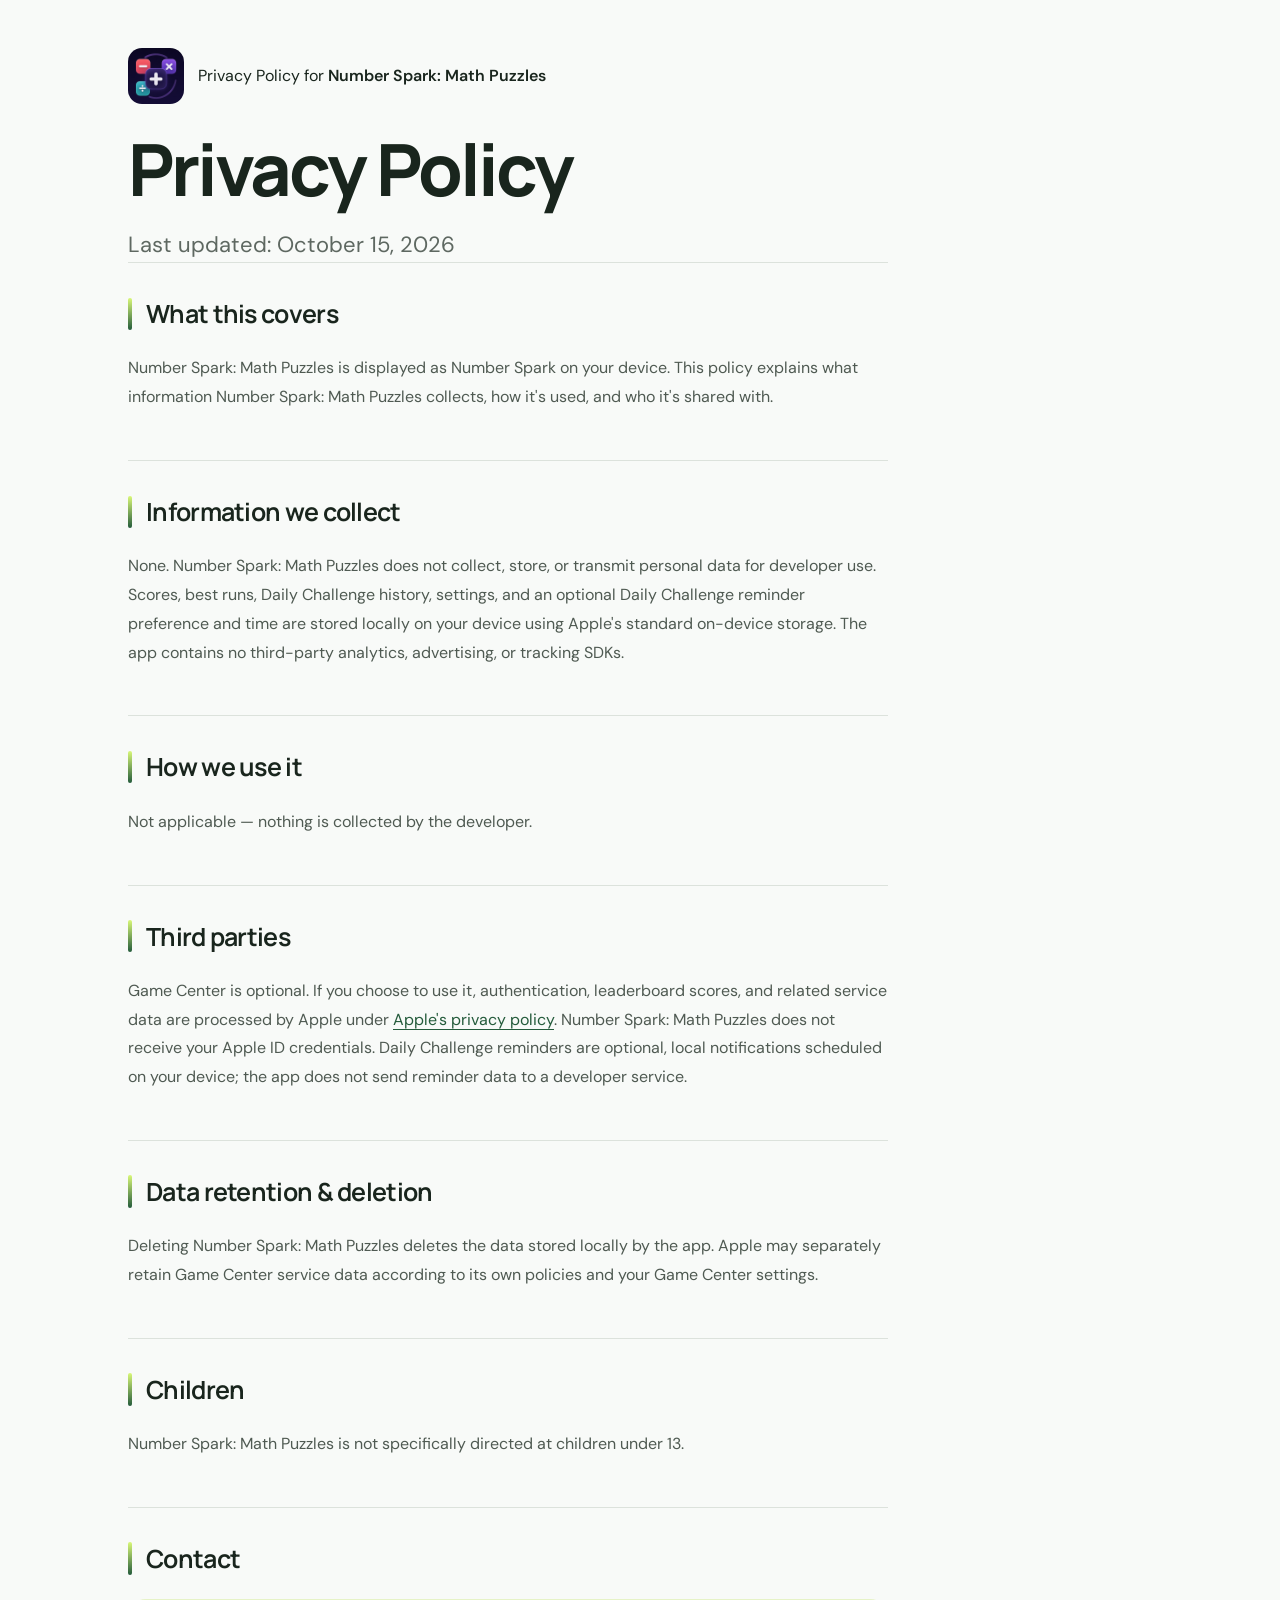
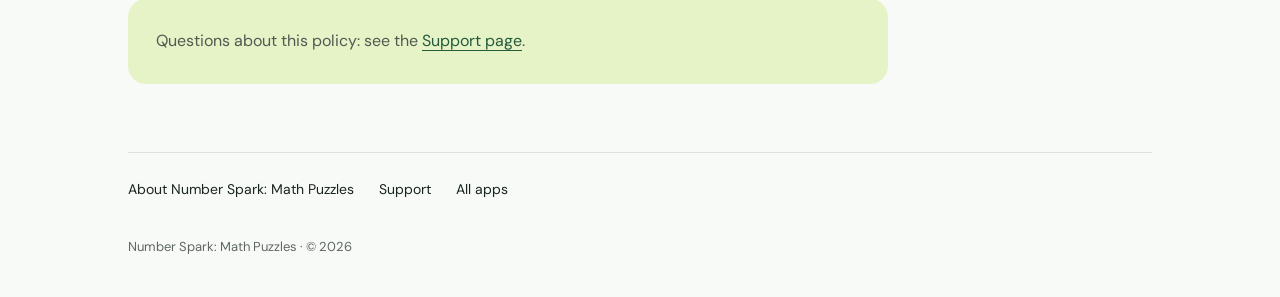
<file: number-circuit/privacy.html>
<!DOCTYPE html>
<html lang="en">
<head>
<meta charset="UTF-8">
<meta name="viewport" content="width=device-width, initial-scale=1.0">
<title>Privacy Policy — Number Spark: Math Puzzles</title>
<link rel="stylesheet" href="../style.css?v=20260910">
<meta name="description" content="Privacy policy for Number Spark: Math Puzzles.">
<link rel="icon" href="../icon.png">
</head>
<body>
<div class="wrap">

  <div class="app-id">
    <img src="icon.png" alt="Number Spark: Math Puzzles icon">
    <div class="name">
      Privacy Policy for
      <strong>Number Spark: Math Puzzles</strong>
    </div>
  </div>

  <h1>Privacy Policy</h1>
  <p class="tagline">Last updated: October 15, 2026</p>

  <section>
    <h2>What this covers</h2>
    <p>Number Spark: Math Puzzles is displayed as Number Spark on your device. This policy explains what information Number Spark: Math Puzzles collects, how it's used, and who it's shared with.</p>
  </section>

  <section>
    <h2>Information we collect</h2>
    <p>None. Number Spark: Math Puzzles does not collect, store, or transmit personal data for developer use. Scores, best runs, Daily Challenge history, settings, and an optional Daily Challenge reminder preference and time are stored locally on your device using Apple's standard on-device storage. The app contains no third-party analytics, advertising, or tracking SDKs.</p>
  </section>

  <section>
    <h2>How we use it</h2>
    <p>Not applicable — nothing is collected by the developer.</p>
  </section>

  <section>
    <h2>Third parties</h2>
    <p>Game Center is optional. If you choose to use it, authentication, leaderboard scores, and related service data are processed by Apple under <a href="https://www.apple.com/legal/privacy/">Apple's privacy policy</a>. Number Spark: Math Puzzles does not receive your Apple ID credentials. Daily Challenge reminders are optional, local notifications scheduled on your device; the app does not send reminder data to a developer service.</p>
  </section>

  <section>
    <h2>Data retention &amp; deletion</h2>
    <p>Deleting Number Spark: Math Puzzles deletes the data stored locally by the app. Apple may separately retain Game Center service data according to its own policies and your Game Center settings.</p>
  </section>

  <section>
    <h2>Children</h2>
    <p>Number Spark: Math Puzzles is not specifically directed at children under 13.</p>
  </section>

  <section>
    <h2>Contact</h2>
    <div class="contact-box">
      <p style="margin-bottom:0">Questions about this policy: see the <a href="../support.html">Support page</a>.</p>
    </div>
  </section>

  <nav class="pages">
    <a href="index.html">About Number Spark: Math Puzzles</a>
    <a href="../support.html">Support</a>
    <a href="../index.html">All apps</a>
  </nav>

  <footer>
    Number Spark: Math Puzzles · &copy; <span id="year"></span>
  </footer>

</div>
<script>document.getElementById('year').textContent = new Date().getFullYear();</script>
</body>
</html>
</file>
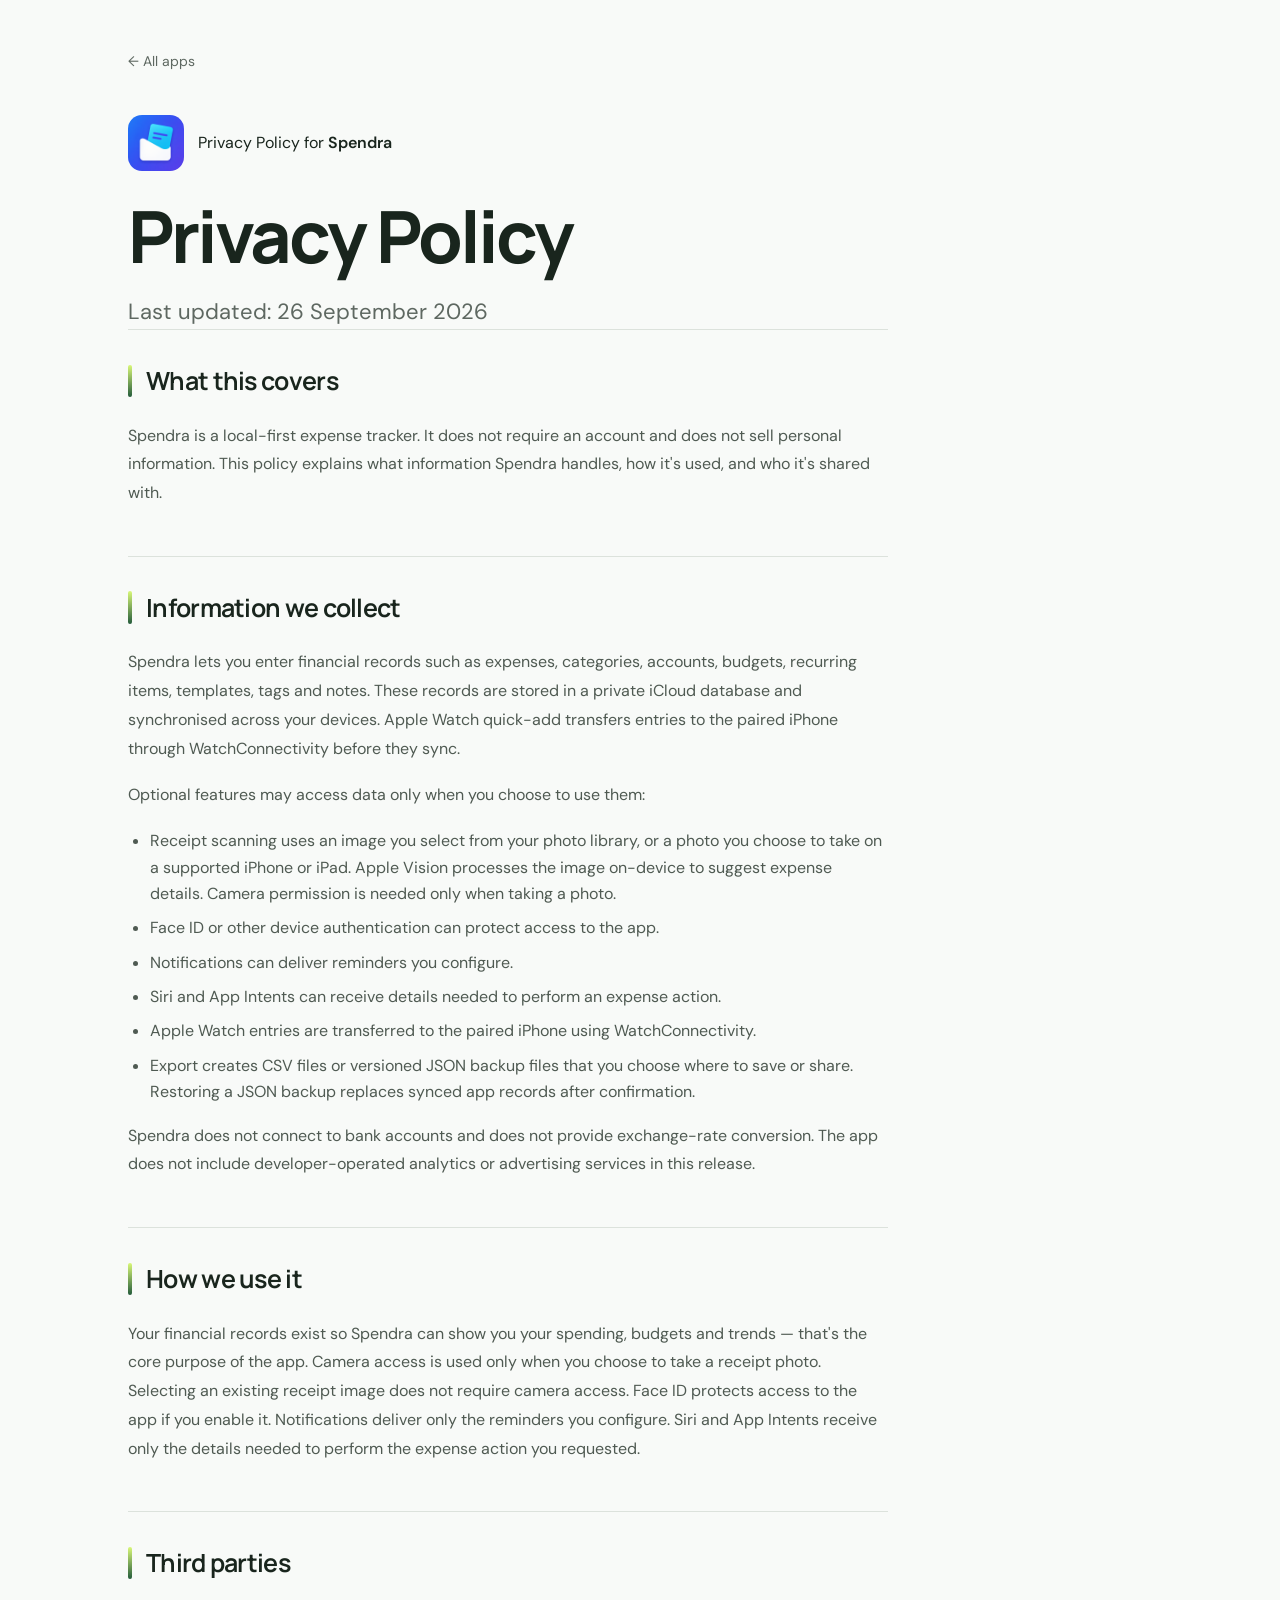
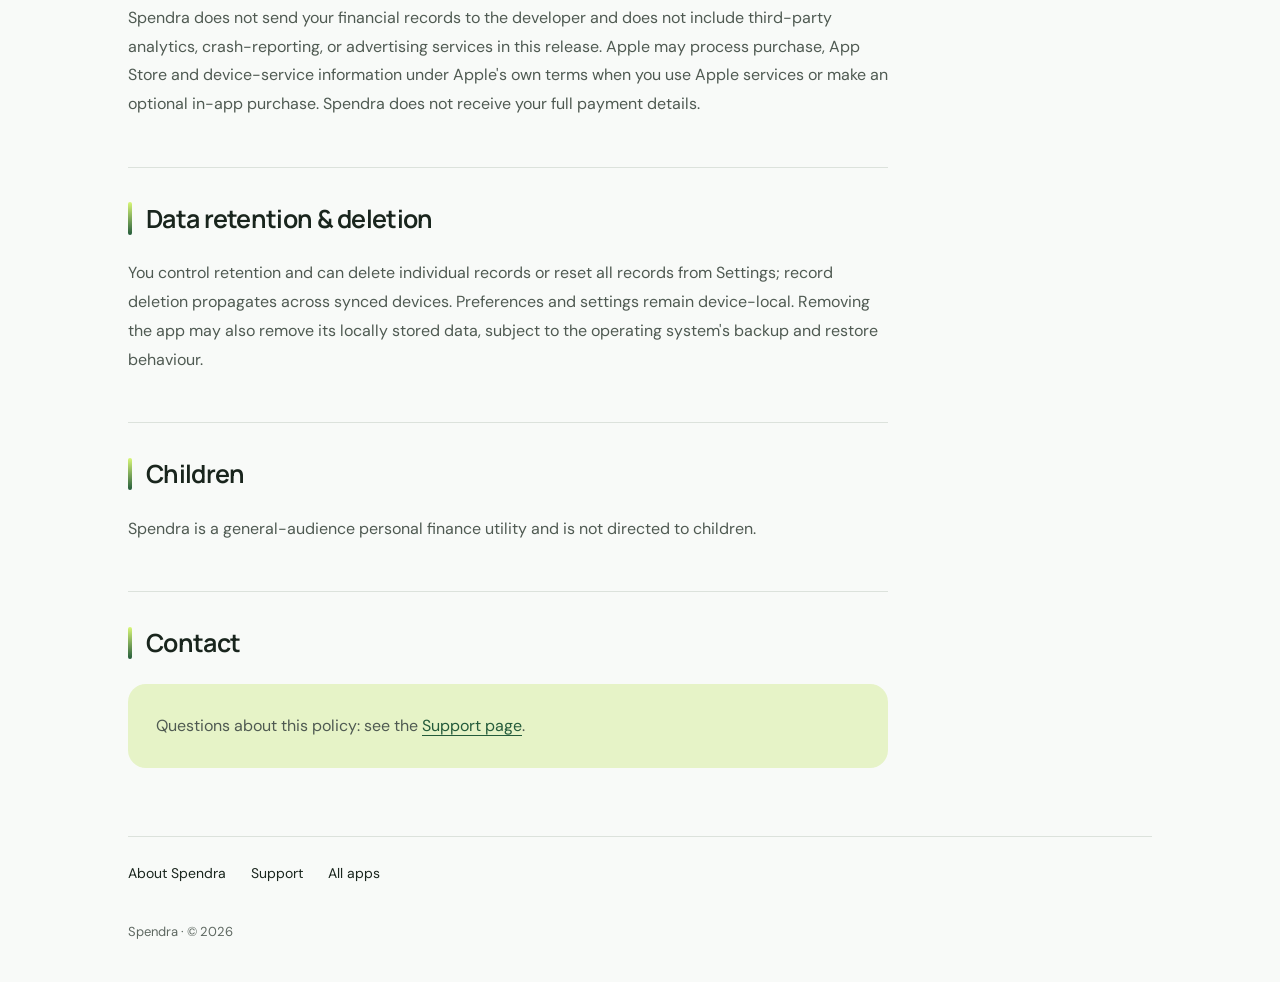
<file: spendra/privacy.html>
<!DOCTYPE html>
<html lang="en">
<head>
<meta charset="UTF-8">
<meta name="viewport" content="width=device-width, initial-scale=1.0">
<title>Privacy Policy — Spendra</title>
<link rel="stylesheet" href="../style.css?v=20260910">
<meta name="description" content="Privacy policy for Spendra.">
<link rel="icon" href="../icon.png">
</head>
<body>
<div class="wrap">

  <a class="back-link" href="../index.html">&larr; All apps</a>

  <div class="app-id">
    <img src="icon.png" alt="Spendra icon">
    <div class="name">
      Privacy Policy for
      <strong>Spendra</strong>
    </div>
  </div>

  <h1>Privacy Policy</h1>
  <p class="tagline">Last updated: 26 September 2026</p>

  <section>
    <h2>What this covers</h2>
    <p>Spendra is a local-first expense tracker. It does not require an account and does not sell personal information. This policy explains what information Spendra handles, how it's used, and who it's shared with.</p>
  </section>

  <section>
    <h2>Information we collect</h2>
    <p>Spendra lets you enter financial records such as expenses, categories, accounts, budgets, recurring items, templates, tags and notes. These records are stored in a private iCloud database and synchronised across your devices. Apple Watch quick-add transfers entries to the paired iPhone through WatchConnectivity before they sync.</p>
    <p>Optional features may access data only when you choose to use them:</p>
    <ul>
      <li>Receipt scanning uses an image you select from your photo library, or a photo you choose to take on a supported iPhone or iPad. Apple Vision processes the image on-device to suggest expense details. Camera permission is needed only when taking a photo.</li>
      <li>Face ID or other device authentication can protect access to the app.</li>
      <li>Notifications can deliver reminders you configure.</li>
      <li>Siri and App Intents can receive details needed to perform an expense action.</li>
      <li>Apple Watch entries are transferred to the paired iPhone using WatchConnectivity.</li>
      <li>Export creates CSV files or versioned JSON backup files that you choose where to save or share. Restoring a JSON backup replaces synced app records after confirmation.</li>
    </ul>
    <p>Spendra does not connect to bank accounts and does not provide exchange-rate conversion. The app does not include developer-operated analytics or advertising services in this release.</p>
  </section>

  <section>
    <h2>How we use it</h2>
    <p>Your financial records exist so Spendra can show you your spending, budgets and trends — that's the core purpose of the app. Camera access is used only when you choose to take a receipt photo. Selecting an existing receipt image does not require camera access. Face ID protects access to the app if you enable it. Notifications deliver only the reminders you configure. Siri and App Intents receive only the details needed to perform the expense action you requested.</p>
  </section>

  <section>
    <h2>Third parties</h2>
    <p>Spendra does not send your financial records to the developer and does not include third-party analytics, crash-reporting, or advertising services in this release. Apple may process purchase, App Store and device-service information under Apple's own terms when you use Apple services or make an optional in-app purchase. Spendra does not receive your full payment details.</p>
  </section>

  <section>
    <h2>Data retention &amp; deletion</h2>
    <p>You control retention and can delete individual records or reset all records from Settings; record deletion propagates across synced devices. Preferences and settings remain device-local. Removing the app may also remove its locally stored data, subject to the operating system's backup and restore behaviour.</p>
  </section>

  <section>
    <h2>Children</h2>
    <p>Spendra is a general-audience personal finance utility and is not directed to children.</p>
  </section>

  <section>
    <h2>Contact</h2>
    <div class="contact-box">
      <p style="margin-bottom:0">Questions about this policy: see the <a href="../support.html">Support page</a>.</p>
    </div>
  </section>

  <nav class="pages">
    <a href="index.html">About Spendra</a>
    <a href="../support.html">Support</a>
    <a href="../index.html">All apps</a>
  </nav>

  <footer>
    Spendra · &copy; <span id="year"></span>
  </footer>

</div>
<script>document.getElementById('year').textContent = new Date().getFullYear();</script>
</body>
</html>
</file>
<file: style.css>
@import url('https://fonts.googleapis.com/css2?family=DM+Sans:wght@400;450;500;550;600;650;700&family=Manrope:wght@400;500;600;650;700;750;800&display=swap');

.screenshot-tabs{display:flex;gap:4px;width:fit-content;max-width:100%;box-sizing:border-box;overflow-x:auto;padding:5px;margin:0 0 20px;border:1px solid var(--line);border-radius:16px;background:#e9ede9}
.screenshot-tabs button{flex-shrink:0;min-height:44px;padding:10px 18px;border:0;border-radius:11px;background:transparent;color:var(--muted);font:inherit;font-size:14px;font-weight:600;cursor:pointer}
.screenshot-tabs button[aria-selected="true"]{background:var(--ink);color:white;box-shadow:0 2px 5px #19251d18}
.screenshot-tabs button:focus-visible,[data-screenshot-gallery] [role="tabpanel"]:focus-visible{outline:2px solid var(--green);outline-offset:2px}
[data-screenshot-gallery] .screenshots[hidden]{display:none}
[data-screenshot-gallery] .screenshots img{object-fit:contain;max-width:100%;height:auto;max-height:400px;align-self:center}
@media(max-width:700px){.screenshot-tabs button{padding:10px 14px}[data-screenshot-gallery] .screenshots img{max-height:360px}}
:root{color-scheme:light;--paper:#f8faf8;--ink:#19251d;--muted:#5e6861;--line:#dce2dc;--green:#245b3b;--lime:#d9f878;--purple:#e5ddfb;--radius:24px}
*{box-sizing:border-box}html{scroll-behavior:smooth;scroll-padding-top:30px}body{margin:0;background:var(--paper);color:var(--ink);font-family:'DM Sans',-apple-system,BlinkMacSystemFont,'Segoe UI',sans-serif;font-size:16px;line-height:1.65;-webkit-font-smoothing:antialiased}a{color:inherit;text-decoration:none}img{display:block;max-width:100%}a,summary{-webkit-tap-highlight-color:transparent}a:focus-visible,summary:focus-visible{outline:3px solid #286040;outline-offset:6px;border-radius:4px}::selection{background:var(--lime);color:var(--ink)}.shell{width:min(1184px,calc(100% - 96px));margin-inline:auto}.skip-link{position:absolute;left:20px;top:-100px;z-index:100;background:var(--ink);color:white;padding:12px 20px}.skip-link:focus{top:12px}.site-header{height:112px;display:flex;align-items:center;justify-content:space-between;border-bottom:1px solid var(--line)}.wordmark{display:flex;align-items:center;gap:10px;font-family:'Manrope',sans-serif;font-size:24px;font-weight:800;letter-spacing:-1.1px;white-space:nowrap}.brand-mark{width:39px;height:39px;border-radius:12px;background:var(--ink);color:var(--lime);display:flex;align-items:center;justify-content:center;gap:1px;font-size:23px;letter-spacing:-1.5px;line-height:1}.brand-mark svg{width:15px;height:15px;fill:none;stroke:currentColor;stroke-width:2.2;stroke-linecap:round;stroke-linejoin:round}.byline{font-family:'DM Sans',sans-serif;font-size:13px;font-weight:400;letter-spacing:0;color:var(--muted);margin-left:8px;padding-left:16px;border-left:1px solid #b9c4bb}.site-header nav{display:flex;gap:36px;align-items:center;font-size:14px;font-weight:550}.nav-count{background:#e5eadf;border-radius:6px;padding:3px 6px;font-size:12px;margin-left:6px}.hero{padding:68px 0 72px}.eyebrow{font-size:12px;font-weight:650;letter-spacing:1.75px;margin-bottom:24px;color:var(--green)}.hero-row{display:flex;align-items:flex-end;justify-content:space-between;gap:50px}h1,h2,h3,p{margin:0}.hero h1{font-family:'Manrope',sans-serif;font-size:clamp(66px,7.6vw,108px);letter-spacing:-5px;line-height:1.08;font-weight:750}.tap-word{position:relative;display:inline-block;z-index:0}.tap-word:after{content:'';position:absolute;background:var(--lime);bottom:3px;left:-6px;right:-6px;height:33%;z-index:-1;transform:rotate(-3deg);border-radius:2px}.hero-aside{width:268px;padding-bottom:5px}.hero-aside p{font-size:21px;line-height:1.55;color:var(--muted);letter-spacing:-.35px}.round-link{display:flex;align-items:center;justify-content:space-between;gap:20px;font-size:14px;font-weight:550;margin-top:30px}.circle-arrow{display:grid;place-items:center;border:1px solid #bdc8bb;width:42px;height:42px;border-radius:50%;font-size:23px}.section-label{display:flex;justify-content:space-between;align-items:center;border-top:1px solid var(--line);padding:21px 0 24px;font-size:13px;color:var(--muted)}.section-label h2{font-size:12px;font-weight:650;letter-spacing:1.35px;color:var(--ink)}.section-label h2 span{margin-left:12px;font-weight:400;color:var(--muted)}.app-grid{display:grid;grid-template-columns:1fr 1fr;gap:26px;list-style:none;margin:0;padding:0}.app-card{position:relative;border-radius:var(--radius);overflow:hidden;isolation:isolate;border:1px solid #19251d12}.circuit-card{background:#e6f3c7}.spendra-card{background:#e9e4f5}.card-link{position:absolute;inset:0;z-index:1;border-radius:inherit}.card-link:focus-visible{outline-offset:-5px}.card-top{display:flex;align-items:center;justify-content:space-between;gap:12px;padding:28px 30px 0}.category{font-size:12px;letter-spacing:1px;font-weight:650}.badge{font-size:12px;border:1px solid #0002;background:#ffffff38;border-radius:20px;padding:3px 10px;white-space:nowrap}.card-intro{display:flex;gap:24px;align-items:center;padding:30px 30px 22px}.app-icon-wrap{position:relative;z-index:2;flex:none;width:76px;pointer-events:none}.app-icon{width:76px;height:76px;border-radius:18px;box-shadow:0 7px 15px #15261218;object-fit:cover}.store-pill{position:absolute;right:-8px;bottom:-10px;display:flex;align-items:center;justify-content:center;padding:5px 10px;background:var(--ink);color:white;border-radius:20px;font-size:12px;font-weight:700;box-shadow:0 2px 5px #0002;pointer-events:auto;min-height:32px}.app-info h3{font-size:20px;font-weight:650;letter-spacing:-.5px;margin-bottom:5px}.app-info p{font-family:'Manrope',sans-serif;font-size:31px;font-weight:650;line-height:1.23;letter-spacing:-1.1px}.app-art{height:356px;position:relative;overflow:hidden;margin-top:8px;display:flex;justify-content:center;gap:19px;padding-top:15px}.shot{flex:0 0 auto;width:37%;height:auto;align-self:flex-start;border-radius:17px;box-shadow:0 18px 28px #18201429;transition:transform .4s ease;transform:rotate(-7deg);object-fit:contain}.shot-two{transform:translateY(38px) rotate(7deg)}.card-bottom{position:relative;z-index:0;display:flex;align-items:center;justify-content:space-between;gap:12px;padding:20px 28px;background:#f0f7df;border-top:1px solid #19251d13;font-size:14px;font-weight:500}.spendra-card .card-bottom{background:#eeebf7}.card-arrow{display:grid;place-items:center;width:35px;height:35px;border-radius:50%;background:var(--ink);color:white;font-size:21px;flex-shrink:0}.closing-note{display:flex;align-items:center;gap:24px;padding:44px 0;margin:16px 0 24px}.note-index{font-size:12px;letter-spacing:1px;border:1px solid #cbd4c9;border-radius:20px;padding:5px 11px}.closing-note p{font-size:20px;font-weight:500;letter-spacing:-.5px}.closing-note>span:last-child{margin-left:auto;color:var(--muted);font-size:14px}.site-footer{display:flex;align-items:center;justify-content:space-between;gap:24px;border-top:1px solid var(--line);padding:27px 0 34px;font-size:14px;color:var(--muted)}.site-footer .wordmark{font-size:20px;color:var(--ink)}.site-footer .byline{font-size:12px}.site-footer>a:last-child{color:var(--ink)}
.wrap{width:min(1024px,calc(100% - 96px));margin:0 auto;padding:48px 0 30px}.back-link{display:inline-flex;gap:8px;color:var(--muted);font-size:14px;margin-bottom:42px}.app-id{display:flex;gap:14px;align-items:center;margin-bottom:24px}.app-id img{width:56px;height:56px;border-radius:14px}.app-id strong{font-weight:600}.wrap h1{font-family:'Manrope',sans-serif;font-size:clamp(42px,6vw,72px);font-weight:750;letter-spacing:-3px;line-height:1.14;margin:0 0 18px}.tagline{font-size:22px;color:var(--muted);max-width:650px;line-height:1.55}.download-cta{display:flex;align-items:center;gap:24px;margin:30px 0 40px}.store-button{display:inline-flex;align-items:center;gap:12px;flex-shrink:0;color:white;background:var(--ink);border-radius:12px;padding:12px 20px;line-height:1.2}.store-button svg{width:26px;height:32px;fill:currentColor}.store-button-text{display:flex;flex-direction:column}.store-button-text small{font-size:12px}.store-button-text strong{font-size:23px;font-weight:550}.download-help{font-size:14px;color:var(--muted);max-width:350px}.screenshots{display:flex;gap:22px;overflow-x:auto;scroll-snap-type:x mandatory;padding:30px;border-radius:var(--radius);background:#e9edf0;margin:0 0 56px;scrollbar-width:thin;scrollbar-color:#9ba895 transparent}.screenshots img{height:400px;width:auto;max-width:none;flex-shrink:0;scroll-snap-align:center;border-radius:17px}.wrap section{max-width:760px;padding:30px 0;border-top:1px solid var(--line)}.wrap section h2{font-family:'Manrope',sans-serif;font-size:25px;font-weight:650;letter-spacing:-.7px;margin:0 0 20px}.wrap section p{margin:0 0 18px;color:#4f5a52;line-height:1.8}.wrap section strong{font-weight:650;color:var(--ink)}.wrap section ul{padding-left:22px;color:#4f5a52}.wrap section li{margin-bottom:8px}.wrap section a{color:var(--green);text-decoration:underline;text-underline-offset:4px}.pages{display:flex;flex-wrap:wrap;gap:25px;margin-top:38px;padding:25px 0;border-top:1px solid var(--line);font-size:14px}.wrap footer{font-size:13px;color:var(--muted);padding:10px 0}.contact-box{background:#e6f3c7;border-radius:18px;padding:28px}.wrap details{border-bottom:1px solid var(--line);padding:16px 0}.wrap details:last-child{border-bottom:0}.wrap summary{font-weight:550;cursor:pointer;list-style:none;position:relative;padding-right:30px;line-height:1.5}.wrap summary::-webkit-details-marker{display:none}.wrap summary:after{content:'+';position:absolute;right:2px;top:-3px;font-size:23px;font-weight:400}.wrap details[open] summary:after{content:'−'}.wrap details p{margin:14px 0 0}.detail-circuit .screenshots{background:#e6f3c7}.detail-spendra .screenshots{background:#e9e4f5}
@media(hover:hover) and (pointer:fine){.app-card:hover .shot-one{transform:translateY(-8px) rotate(-5deg)}.app-card:hover .shot-two{transform:translateY(27px) rotate(5deg)}.app-card:hover .card-arrow{background:var(--green)}.site-header a:hover,.back-link:hover,.pages a:hover,.site-footer>a:hover{text-decoration:underline;text-underline-offset:5px}.store-button:hover,.store-pill:hover{background:var(--green)}.round-link:hover .circle-arrow{background:var(--lime);border-color:var(--lime)}}
@media(max-width:1000px){.shell,.wrap{width:calc(100% - 56px)}.hero h1{font-size:82px;letter-spacing:-4px}.hero-aside{width:235px}.app-info p{font-size:25px}.card-intro{gap:18px;padding:25px 24px 22px}.card-top{padding:24px 24px 0}.app-icon-wrap,.app-icon{width:64px;height:64px}.app-art{height:300px}.card-bottom{padding:18px 22px;font-size:14px}.site-footer .byline{display:none}.category{letter-spacing:0}.badge{padding:3px 8px}}
@media(max-width:700px){.shell,.wrap{width:calc(100% - 36px)}.site-header{height:84px}.wordmark{font-size:22px}.site-header .byline{display:none}.brand-mark{width:34px;height:34px}.site-header nav{gap:20px;font-size:14px}.nav-count{display:none}.hero{padding:46px 0 38px}.eyebrow{font-size:12px;letter-spacing:.7px;margin-bottom:24px}.hero-row{display:block}.hero h1{font-size:clamp(62px,13.8vw,92px);letter-spacing:-3px;line-height:1.1}.hero-aside{width:auto;margin-top:28px;display:flex;align-items:flex-end;justify-content:space-between;gap:20px}.hero-aside p{font-size:16px;line-height:1.55}.round-link{margin:0;font-size:14px;max-width:155px;gap:12px;line-height:1.4}.circle-arrow{width:36px;height:36px;flex-shrink:0}.section-label{padding:18px 0}.section-label>span{font-size:12px}.section-label h2{font-size:12px;letter-spacing:0}.section-label h2 span{margin-left:5px}.app-grid{grid-template-columns:1fr;gap:24px}.app-card{border-radius:22px}.card-top{padding:24px 24px 0}.category,.badge{font-size:12px}.card-intro{padding:28px 24px 20px;gap:23px}.app-info h3{font-size:19px}.app-info p{font-size:29px}.app-icon-wrap,.app-icon{width:70px;height:70px}.app-art{height:340px;gap:20px}.shot{width:37%}.card-bottom{font-size:14px}.closing-note{flex-wrap:wrap;gap:12px 16px;padding:26px 0;margin:16px 0}.closing-note p{font-size:17px}.closing-note>span:last-child{margin-left:0;width:100%;font-size:14px}.site-footer{flex-wrap:wrap;gap:14px;padding:24px 0}.site-footer .wordmark{margin-right:auto}.site-footer>a:last-child{width:100%}.wrap{padding:30px 0}.back-link{margin-bottom:28px}.wrap h1{font-size:44px;letter-spacing:-2px}.tagline{font-size:19px}.download-cta{align-items:flex-start;flex-direction:column;gap:16px}.screenshots{padding:20px;gap:16px;margin-bottom:35px}.screenshots img{height:360px}.wrap section h2{font-size:23px}.pages{gap:20px}.contact-box{padding:22px}}
@media(max-width:360px){.hero-aside{align-items:flex-start;flex-direction:column}.round-link{max-width:none}.hero h1{font-size:60px}.app-info p{font-size:25px}.card-intro{gap:18px}.app-art{height:280px}.section-label>span{display:none}.card-top{padding-inline:18px}.badge{padding-inline:6px}}
@media(prefers-reduced-motion:reduce){html{scroll-behavior:auto}*,*:before,*:after{transition:none!important;animation:none!important}}

.store-pill{gap:5px}.store-pill svg{width:12px;height:16px;fill:currentColor}
.wrap section h2{position:relative;padding-left:18px}.wrap section h2::before{content:'';position:absolute;left:0;top:.18em;bottom:.18em;width:4px;border-radius:999px;background:linear-gradient(180deg,var(--lime),var(--green))}
</file>
